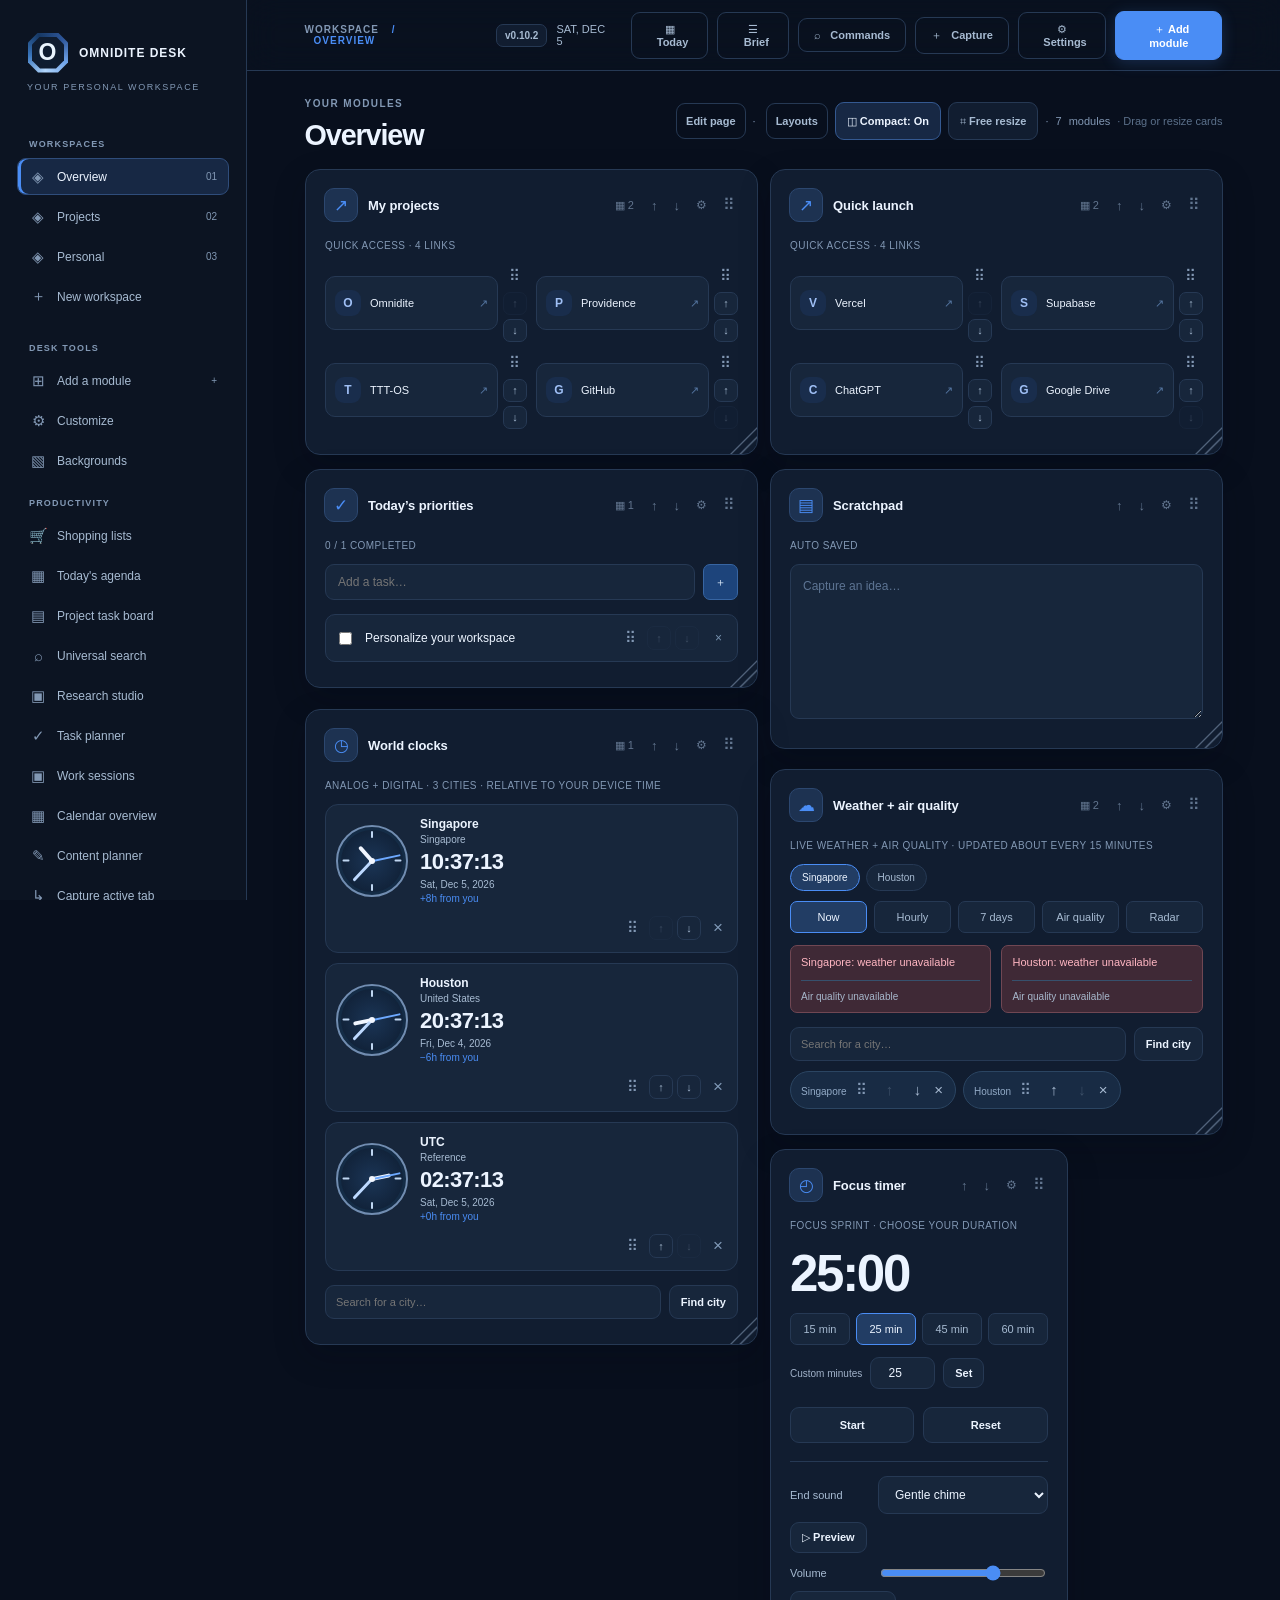
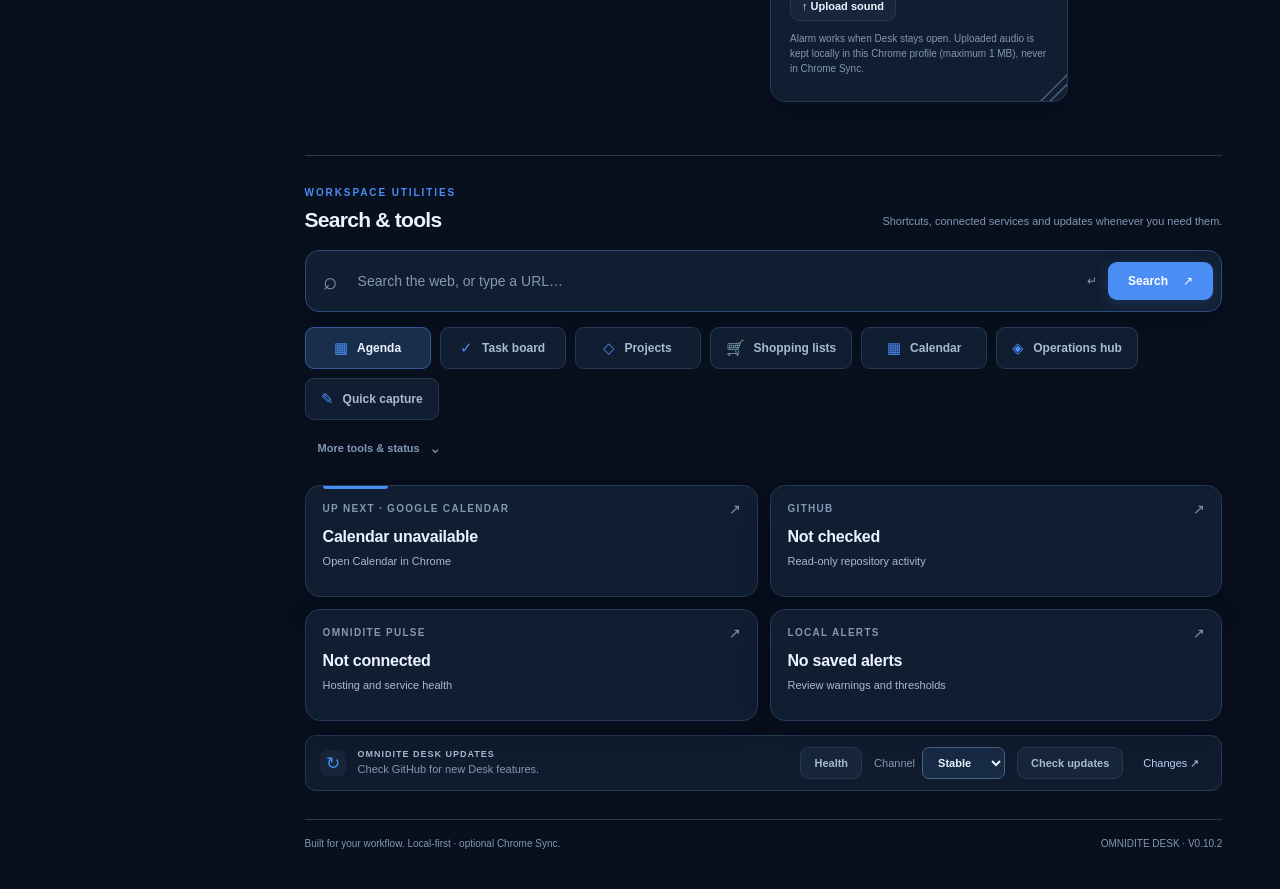
<file: index.html>
<!doctype html>
<html lang="en">
<head>
  <meta charset="utf-8">
  <meta name="viewport" content="width=device-width,initial-scale=1">
  <meta name="color-scheme" content="dark light">
  <title>Omnidite Desk</title>
  <link rel="stylesheet" href="styles.css">
  <link rel="stylesheet" href="desk-v03.css">
  <link rel="stylesheet" href="desk-v045.css">
  <link rel="stylesheet" href="desk-v055.css">
  <link rel="stylesheet" href="desk-v056.css">
  <link rel="stylesheet" href="desk-v057.css">
  <link rel="stylesheet" href="desk-v058.css">
  <link rel="stylesheet" href="desk-health.css">
  <link rel="stylesheet" href="desk-update-channels.css">
  <link rel="stylesheet" href="desk-v07.css">
  <link rel="stylesheet" href="desk-v08.css">
  <link rel="stylesheet" href="desk-v09.css">
  <link rel="stylesheet" href="desk-shopping.css">
</head>
<body>
  <div class="shell">
    <aside class="sidebar" aria-label="Workspace navigation">
      <div class="logo"><span class="logo-symbol">O</span><span class="logo-name">OMNIDITE<span> / DESK</span></span></div>
      <div class="sidebar-sub">YOUR PERSONAL WORKSPACE</div>
      <div class="nav-heading">WORKSPACES</div><div id="pageNav" class="page-nav"></div><button class="nav-link add-page" data-global="new-page"><span>＋</span> New workspace</button><div class="nav-heading modules-label">DESK TOOLS</div>
      <button class="nav-link" data-global="add"><span>⊞</span> Add a module <span class="nav-kbd">+</span></button>
      <button class="nav-link" data-global="customize"><span>⚙</span> Customize</button>
      <button class="nav-link" data-global="backgrounds"><span>▧</span> Backgrounds</button>
      <div class="nav-heading">PRODUCTIVITY</div>
      <button class="nav-link" data-shop="open"><span>🛒</span> Shopping lists</button>
      <button class="nav-link" data-v08="agenda"><span>▦</span> Today's agenda</button>
      <button class="nav-link" data-v08="tasks"><span>▤</span> Project task board</button>
      <button class="nav-link" data-v08="search"><span>⌕</span> Universal search</button>
      <button class="nav-link" data-v08="research"><span>▣</span> Research studio</button>
      <button class="nav-link" data-v04="tasks"><span>✓</span> Task planner</button>
      <button class="nav-link" data-v04="sessions"><span>▣</span> Work sessions</button>
      <button class="nav-link" data-v04="calendar"><span>▦</span> Calendar overview</button>
      <button class="nav-link" data-v04="content"><span>✎</span> Content planner</button>
      <button class="nav-link" data-v04="capture-tab"><span>↳</span> Capture active tab</button>
      <div class="nav-heading">OPERATIONS</div>
      <button class="nav-link" data-v09="overview"><span>▥</span> Unified monitoring</button>
      <button class="nav-link" data-v09="projects"><span>◇</span> Project command</button>
      <button class="nav-link" data-v09="alerts"><span>◉</span> Alert center</button>
      <button class="nav-link" data-v09="brief"><span>☰</span> Daily operations brief</button>
      <button class="nav-link" data-v05="overview"><span>▥</span> Systems overview</button>
      <button class="nav-link" data-v05="github"><span>⌘</span> GitHub activity</button>
      <button class="nav-link" data-v05="pulse"><span>◈</span> Omnidite Pulse</button>
      <button class="nav-link" data-v052="controls"><span>⏻</span> Pulse background controls</button>
      <div class="nav-heading">DESK COMMANDS</div>
      <button class="nav-link" data-v03="command"><span>⌕</span> Command bar <span class="nav-kbd">Ctrl K</span></button>
      <button class="nav-link" data-v03="projects"><span>◇</span> Projects hub</button>
      <button class="nav-link" data-v03="capture"><span>✎</span> Quick capture</button>
      <button class="nav-link" data-v03="research"><span>▤</span> Research library</button>
      <button class="nav-link" data-v03="layouts"><span>⊞</span> Layout studio</button>
      <div class="sidebar-bottom"><span class="live-dot"></span> LOCAL-FIRST · PRIVATE<br><span class="fineprint">No cloud account required</span></div>
    </aside>
    <main class="main">
      <header class="topbar">
        <div class="crumb">WORKSPACE <span>/</span> <span id="crumbPage">OVERVIEW</span></div>
        <div class="top-actions">
          <span class="desk-version-pill" title="Installed Omnidite Desk version">v0.10.2</span>
          <span id="localDate" class="top-date"></span>
          <button type="button" class="button ghost" data-v08="agenda" title="Today's schedule and deadlines">▦ <span>Today</span></button>
          <button type="button" class="button ghost" data-v09="brief" title="Cached operations briefing">☰ <span>Brief</span></button>
          <button type="button" class="button ghost desk-top-command" data-v03="command">⌕ <span>Commands</span></button>
          <button type="button" class="button ghost desk-top-capture" data-v03="capture">＋ <span>Capture</span></button>
          <button class="button ghost" data-global="customize" aria-label="Customize dashboard">⚙ <span>Settings</span></button>
          <button class="button primary" data-global="add"><span>＋</span> Add module</button>
        </div>
      </header>
      <div class="content">
        <div class="mobile-pages" id="mobilePages"></div>
        <div class="sectionhead"><div><span class="eyebrow">YOUR MODULES</span><h2 id="pageHeading">Dashboard</h2></div><p><button class="page-edit" data-global="edit-page">Edit page</button> · <button class="page-edit" data-v03="layouts">Layouts</button> <button id="deskLayoutMode" type="button" class="desk-layout-mode" data-global="toggle-layout" aria-pressed="true" title="Toggle compact widget stacking">◫ Compact: On</button> <button id="deskSnapMode" type="button" class="desk-snap-mode" data-global="toggle-snap" aria-pressed="false" title="Switch between free resize and fixed-cell widget footprints">⌗ Free resize</button> <button id="deskGridSettings" type="button" class="desk-grid-settings" data-global="grid-settings" hidden title="Customize grid columns and cell height">⚙ Grid</button> · <span id="moduleCount">0</span> modules <span class="muted">· Drag or resize cards</span></p></div>
        <div id="grid" class="modules" aria-live="polite"></div>
        <section id="deskWorkspaceTools" class="desk-secondary" aria-labelledby="deskToolsTitle">
          <div class="desk-secondary-head">
            <div><span class="eyebrow">WORKSPACE UTILITIES</span><h2 id="deskToolsTitle">Search &amp; tools</h2></div>
            <p>Shortcuts, connected services and updates whenever you need them.</p>
          </div>
        <form class="searchbar" id="searchForm" autocomplete="off">
          <span class="search-glyph">⌕</span>
          <input id="searchInput" type="search" aria-label="Search the web" placeholder="Search the web, or type a URL…">
          <span class="search-shortcut">↵</span>
          <button type="submit">Search <span>↗</span></button>
        </form>
        <nav class="desk-quick-actions desk-primary-actions" aria-label="Primary Desk shortcuts">
          <button type="button" class="smallbutton" data-v08="agenda"><span class="desk-action-glyph" aria-hidden="true">▦</span> Agenda</button>
          <button type="button" class="smallbutton" data-v08="tasks"><span class="desk-action-glyph" aria-hidden="true">✓</span> Task board</button>
          <button type="button" class="smallbutton" data-v03="projects"><span class="desk-action-glyph" aria-hidden="true">◇</span> Projects</button>
          <button type="button" class="smallbutton" data-shop="open"><span class="desk-action-glyph" aria-hidden="true">🛒</span> Shopping lists</button>
          <button type="button" class="smallbutton" data-v04="calendar"><span class="desk-action-glyph" aria-hidden="true">▦</span> Calendar</button>
          <button type="button" class="smallbutton" data-v09="overview"><span class="desk-action-glyph" aria-hidden="true">◈</span> Operations hub</button>
          <button type="button" class="smallbutton" data-v03="capture"><span class="desk-action-glyph" aria-hidden="true">✎</span> Quick capture</button>
        </nav>
        <details class="desk-tools-more">
          <summary>More tools &amp; status</summary>
          <div class="desk-quick-actions" aria-label="Additional Desk shortcuts">
            <button type="button" class="smallbutton" data-v03="command">⌕ Commands</button>
            <button type="button" class="smallbutton" data-v03="research">▤ Research</button>
            <button type="button" class="smallbutton" data-v03="layouts">⊞ Layouts</button>
            <button type="button" class="smallbutton" data-v04="search">⌕ Global search</button>
            <button type="button" class="smallbutton" data-v04="tasks">✓ Tasks</button>
            <button type="button" class="smallbutton" data-v04="sessions">▣ Sessions</button>
            <button type="button" class="smallbutton" data-v04="content">✎ Content</button>
            <button type="button" id="deskV052Status" class="desk-pulse-live" data-v052="controls">Pulse: checking…</button>
            <span id="deskV05Badge" class="desk-ops-badge" aria-live="polite">Systems: not live</span>
          </div>
        </details>
        <section class="desk-ops-strip" aria-label="At a glance">
          <button type="button" class="desk-ops-tile desk-ops-tile--calendar" data-v04="calendar"><span>UP NEXT · GOOGLE CALENDAR</span><strong id="deskNextMeeting">Checking calendar…</strong><small id="deskNextMeetingTime">Your upcoming appointment</small></button>
          <button type="button" class="desk-ops-tile" data-v05="github"><span>GITHUB</span><strong id="deskV05GitHub">Not checked</strong><small>Read-only repository activity</small></button>
          <button type="button" class="desk-ops-tile" data-v05="pulse"><span>OMNIDITE PULSE</span><strong id="deskV05Pulse">Not connected</strong><small>Hosting and service health</small></button>
          <button type="button" class="desk-ops-tile" data-v05="overview"><span>LOCAL ALERTS</span><strong id="deskV05Alerts">No saved alerts</strong><small>Review warnings and thresholds</small></button>
        </section>
        <section id="deskUpdateBar" class="desk-update-bar" aria-label="Software updates">
          <span class="update-indicator" aria-hidden="true">↻</span>
          <div class="update-description"><strong>OMNIDITE DESK UPDATES</strong><span id="deskUpdateStatus" role="status" aria-live="polite">Check GitHub for new Desk features.</span></div>
          <button id="deskHealthButton" type="button" class="smallbutton" title="Check local Desk health and recovery">Health</button>
          <label class="desk-channel-label" for="deskUpdateChannel">Channel <select id="deskUpdateChannel" aria-label="Desk update channel"><option value="stable">Stable</option><option value="beta">Beta</option></select></label>
          <button id="deskSwitchChannel" type="button" class="smallbutton" hidden>Switch channel</button>
          <button id="deskCheckButton" type="button" class="smallbutton">Check updates</button>
          <button id="deskInstallButton" type="button" class="button primary" hidden>Update now</button>
          <a id="deskReleaseNotes" class="desk-channel-release" href="https://github.com/BULLS192/Omnidite-Desk/commits/main/" target="_blank" rel="noopener noreferrer">Changes ↗</a>
        </section>
        <p id="deskUpdateHelp" class="update-help" hidden>One-time setup required: from your Omnidite-Desk folder run <strong>Setup-OneClickUpdates.bat</strong>, then reload this extension. If you have not received these files yet, run <strong>Update-Desk.bat</strong> once first.</p>

        </section>
        <div class="footer">Built for your workflow. Local-first · optional Chrome Sync. <span>OMNIDITE DESK · V0.10.2</span></div>
      </div>
    </main>
  </div>
  <dialog id="modal" aria-labelledby="modalTitle"><div id="modalInner"></div></dialog>
  <input id="importFile" type="file" accept="application/json,.json" hidden>
  <input id="deskCalendarFile" type="file" accept=".ics,text/calendar" hidden>
  <input id="deskPulseImport" type="file" accept=".json,application/json" hidden>
  <input id="wallpaperFile" type="file" accept="image/*" multiple hidden>
  <input id="wallpaperFolder" type="file" accept="image/*" webkitdirectory multiple hidden>
  <script src="air-quality.js" defer></script>
  <script src="desk-v07.js" defer></script>
  <script src="desk-v07-alerts.js" defer></script>
  <script src="desk-v07-snapshot.js" defer></script>
  <script src="app.js" defer></script>
  <script src="desk-v03.js" defer></script>
  <script src="desk-v04.js" defer></script>
  <script src="desk-v08.js" defer></script>
  <script src="desk-v05.js" defer></script>
  <script src="desk-v09.js" defer></script>
  <script src="desk-shopping.js" defer></script>
  <script src="desk-v052.js" defer></script>
  <script src="desk-google-calendar.js" defer></script>
  <script src="desk-focus-audio.js" defer></script>
  <script src="desk-v055.js" defer></script>
  <script src="desk-compact.js" defer></script>
  <script src="desk-grid.js" defer></script>
  <script src="desk-health.js" defer></script>
  <script src="desk-update-channels.js" defer></script>
</body>
</html>
</file>
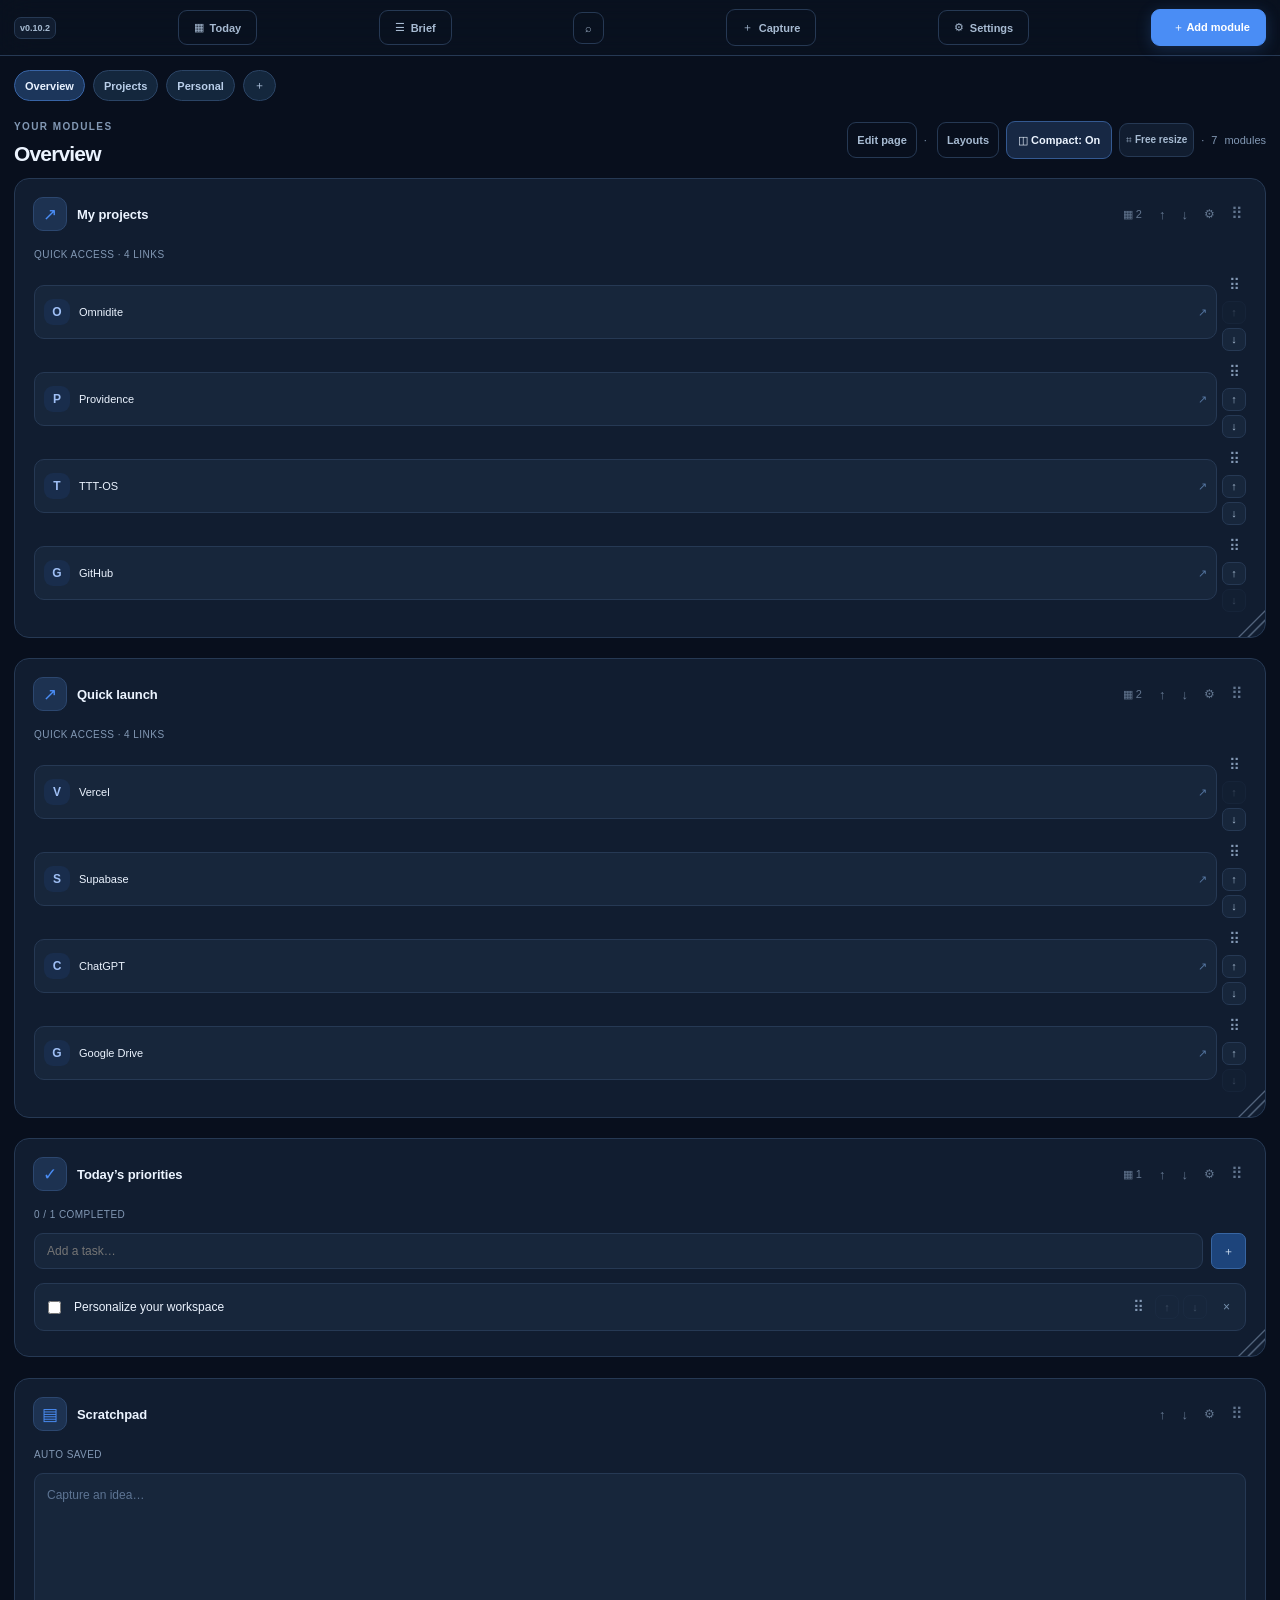
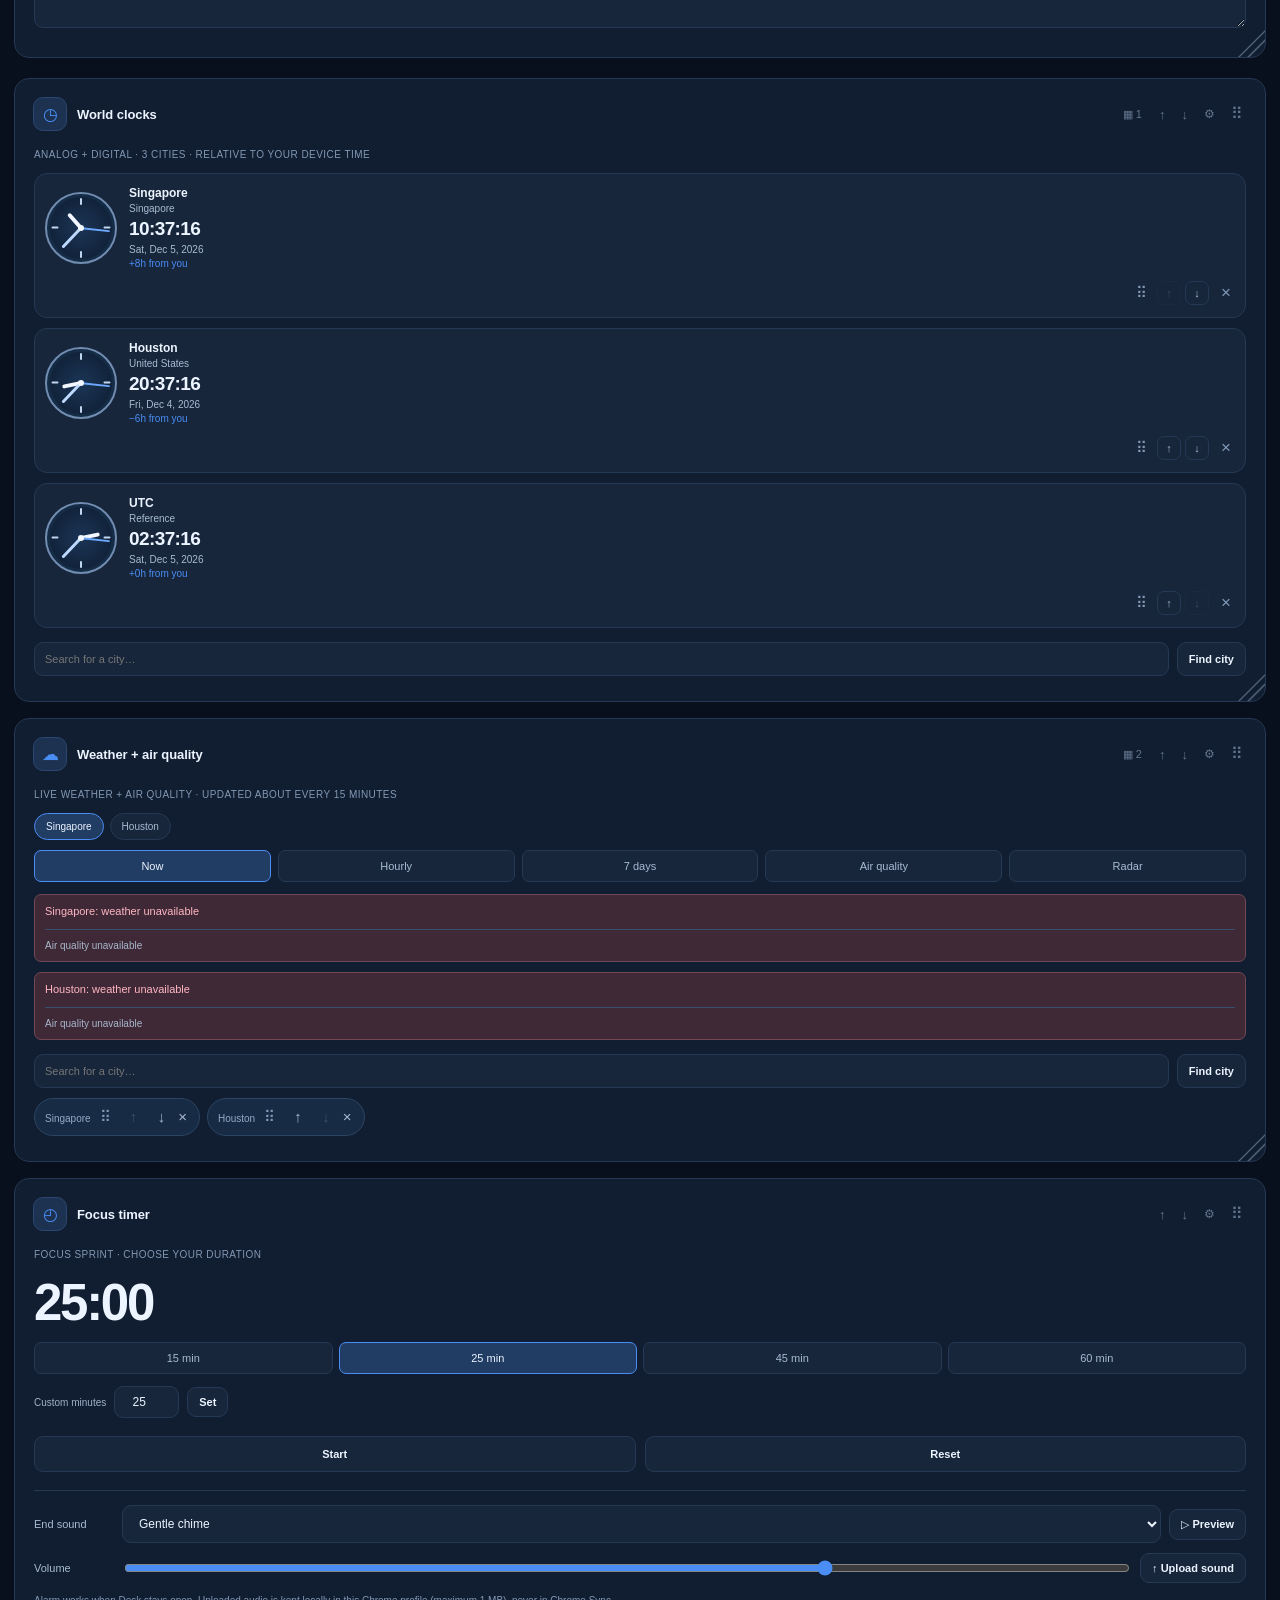
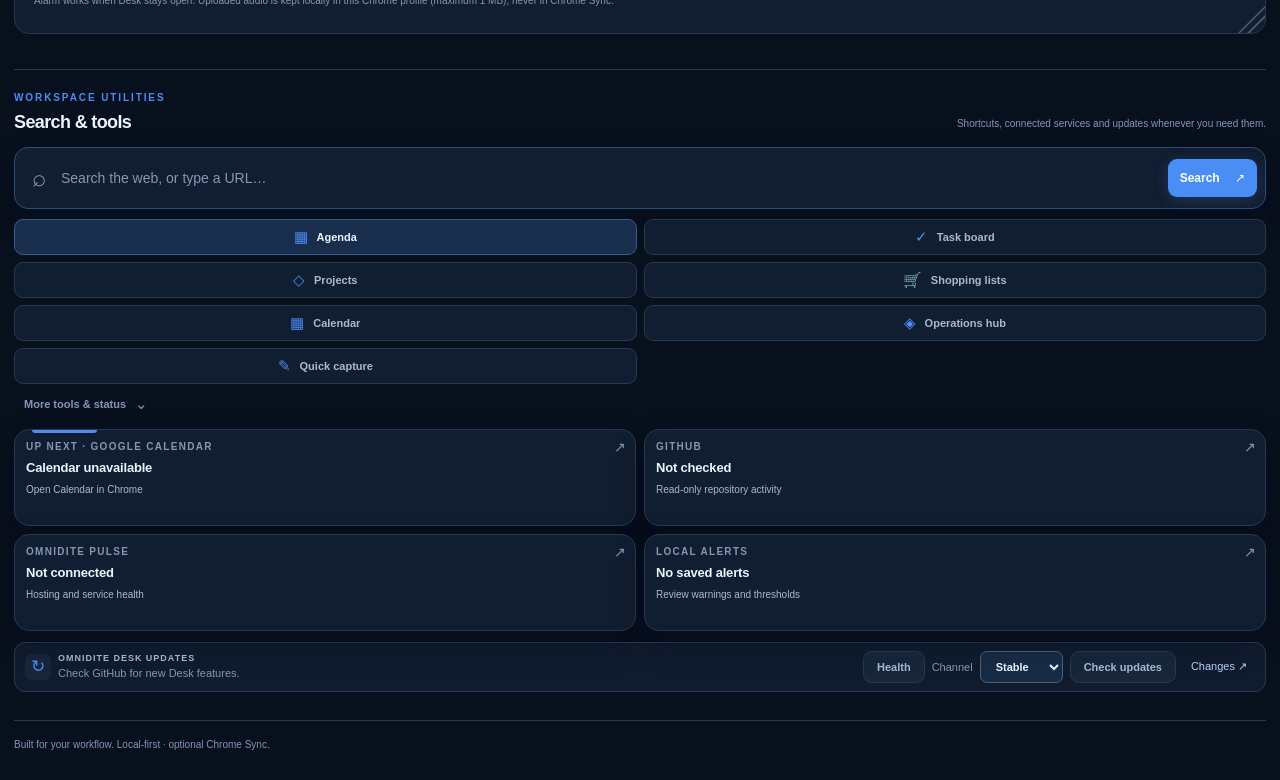
<file: sidepanel.html>
<!doctype html>
<html lang="en">
<head>
  <meta charset="utf-8">
  <meta name="viewport" content="width=device-width,initial-scale=1">
  <meta name="color-scheme" content="dark light">
  <title>Omnidite Desk</title>
  <link rel="stylesheet" href="styles.css">
  <link rel="stylesheet" href="desk-v03.css">
  <link rel="stylesheet" href="desk-v045.css">
  <link rel="stylesheet" href="desk-v055.css">
  <link rel="stylesheet" href="desk-v056.css">
  <link rel="stylesheet" href="desk-v057.css">
  <link rel="stylesheet" href="desk-v058.css">
  <link rel="stylesheet" href="desk-health.css">
  <link rel="stylesheet" href="desk-update-channels.css">
  <link rel="stylesheet" href="desk-v07.css">
  <link rel="stylesheet" href="desk-v08.css">
  <link rel="stylesheet" href="desk-v09.css">
  <link rel="stylesheet" href="desk-shopping.css">
</head>
<body class="side-mode">
  <div class="shell">
    <aside class="sidebar" aria-label="Workspace navigation">
      <div class="logo"><span class="logo-symbol">O</span><span class="logo-name">OMNIDITE<span> / DESK</span></span></div>
      <div class="sidebar-sub">YOUR PERSONAL WORKSPACE</div>
      <div class="nav-heading">WORKSPACES</div><div id="pageNav" class="page-nav"></div><button class="nav-link add-page" data-global="new-page"><span>＋</span> New workspace</button><div class="nav-heading modules-label">DESK TOOLS</div>
      <button class="nav-link" data-global="add"><span>⊞</span> Add a module <span class="nav-kbd">+</span></button>
      <button class="nav-link" data-global="customize"><span>⚙</span> Customize</button>
      <button class="nav-link" data-global="backgrounds"><span>▧</span> Backgrounds</button>
      <div class="nav-heading">PRODUCTIVITY</div>
      <button class="nav-link" data-shop="open"><span>🛒</span> Shopping lists</button>
      <button class="nav-link" data-v08="agenda"><span>▦</span> Today's agenda</button>
      <button class="nav-link" data-v08="tasks"><span>▤</span> Project task board</button>
      <button class="nav-link" data-v08="search"><span>⌕</span> Universal search</button>
      <button class="nav-link" data-v08="research"><span>▣</span> Research studio</button>
      <button class="nav-link" data-v04="tasks"><span>✓</span> Task planner</button>
      <button class="nav-link" data-v04="sessions"><span>▣</span> Work sessions</button>
      <button class="nav-link" data-v04="calendar"><span>▦</span> Calendar overview</button>
      <button class="nav-link" data-v04="content"><span>✎</span> Content planner</button>
      <button class="nav-link" data-v04="capture-tab"><span>↳</span> Capture active tab</button>
      <div class="nav-heading">OPERATIONS</div>
      <button class="nav-link" data-v09="overview"><span>▥</span> Unified monitoring</button>
      <button class="nav-link" data-v09="projects"><span>◇</span> Project command</button>
      <button class="nav-link" data-v09="alerts"><span>◉</span> Alert center</button>
      <button class="nav-link" data-v09="brief"><span>☰</span> Daily operations brief</button>
      <button class="nav-link" data-v05="overview"><span>▥</span> Systems overview</button>
      <button class="nav-link" data-v05="github"><span>⌘</span> GitHub activity</button>
      <button class="nav-link" data-v05="pulse"><span>◈</span> Omnidite Pulse</button>
      <button class="nav-link" data-v052="controls"><span>⏻</span> Pulse background controls</button>
      <div class="nav-heading">DESK COMMANDS</div>
      <button class="nav-link" data-v03="command"><span>⌕</span> Command bar <span class="nav-kbd">Ctrl K</span></button>
      <button class="nav-link" data-v03="projects"><span>◇</span> Projects hub</button>
      <button class="nav-link" data-v03="capture"><span>✎</span> Quick capture</button>
      <button class="nav-link" data-v03="research"><span>▤</span> Research library</button>
      <button class="nav-link" data-v03="layouts"><span>⊞</span> Layout studio</button>
      <div class="sidebar-bottom"><span class="live-dot"></span> LOCAL-FIRST · PRIVATE<br><span class="fineprint">No cloud account required</span></div>
    </aside>
    <main class="main">
      <header class="topbar">
        <div class="crumb">WORKSPACE <span>/</span> <span id="crumbPage">OVERVIEW</span></div>
        <div class="top-actions">
          <span class="desk-version-pill" title="Installed Omnidite Desk version">v0.10.2</span>
          <span id="localDate" class="top-date"></span>
          <button type="button" class="button ghost" data-v08="agenda" title="Today's schedule and deadlines">▦ <span>Today</span></button>
          <button type="button" class="button ghost" data-v09="brief" title="Cached operations briefing">☰ <span>Brief</span></button>
          <button type="button" class="button ghost desk-top-command" data-v03="command">⌕ <span>Commands</span></button>
          <button type="button" class="button ghost desk-top-capture" data-v03="capture">＋ <span>Capture</span></button>
          <button class="button ghost" data-global="customize" aria-label="Customize dashboard">⚙ <span>Settings</span></button>
          <button class="button primary" data-global="add"><span>＋</span> Add module</button>
        </div>
      </header>
      <div class="content">
        <div class="mobile-pages" id="mobilePages"></div>
        <div class="sectionhead"><div><span class="eyebrow">YOUR MODULES</span><h2 id="pageHeading">Dashboard</h2></div><p><button class="page-edit" data-global="edit-page">Edit page</button> · <button class="page-edit" data-v03="layouts">Layouts</button> <button id="deskLayoutMode" type="button" class="desk-layout-mode" data-global="toggle-layout" aria-pressed="true" title="Toggle compact widget stacking">◫ Compact: On</button> <button id="deskSnapMode" type="button" class="desk-snap-mode" data-global="toggle-snap" aria-pressed="false" title="Switch between free resize and fixed-cell widget footprints">⌗ Free resize</button> <button id="deskGridSettings" type="button" class="desk-grid-settings" data-global="grid-settings" hidden title="Customize grid columns and cell height">⚙ Grid</button> · <span id="moduleCount">0</span> modules <span class="muted">· Drag or resize cards</span></p></div>
        <div id="grid" class="modules" aria-live="polite"></div>
        <section id="deskWorkspaceTools" class="desk-secondary" aria-labelledby="deskToolsTitle">
          <div class="desk-secondary-head">
            <div><span class="eyebrow">WORKSPACE UTILITIES</span><h2 id="deskToolsTitle">Search &amp; tools</h2></div>
            <p>Shortcuts, connected services and updates whenever you need them.</p>
          </div>
        <form class="searchbar" id="searchForm" autocomplete="off">
          <span class="search-glyph">⌕</span>
          <input id="searchInput" type="search" aria-label="Search the web" placeholder="Search the web, or type a URL…">
          <span class="search-shortcut">↵</span>
          <button type="submit">Search <span>↗</span></button>
        </form>
        <nav class="desk-quick-actions desk-primary-actions" aria-label="Primary Desk shortcuts">
          <button type="button" class="smallbutton" data-v08="agenda"><span class="desk-action-glyph" aria-hidden="true">▦</span> Agenda</button>
          <button type="button" class="smallbutton" data-v08="tasks"><span class="desk-action-glyph" aria-hidden="true">✓</span> Task board</button>
          <button type="button" class="smallbutton" data-v03="projects"><span class="desk-action-glyph" aria-hidden="true">◇</span> Projects</button>
          <button type="button" class="smallbutton" data-shop="open"><span class="desk-action-glyph" aria-hidden="true">🛒</span> Shopping lists</button>
          <button type="button" class="smallbutton" data-v04="calendar"><span class="desk-action-glyph" aria-hidden="true">▦</span> Calendar</button>
          <button type="button" class="smallbutton" data-v09="overview"><span class="desk-action-glyph" aria-hidden="true">◈</span> Operations hub</button>
          <button type="button" class="smallbutton" data-v03="capture"><span class="desk-action-glyph" aria-hidden="true">✎</span> Quick capture</button>
        </nav>
        <details class="desk-tools-more">
          <summary>More tools &amp; status</summary>
          <div class="desk-quick-actions" aria-label="Additional Desk shortcuts">
            <button type="button" class="smallbutton" data-v03="command">⌕ Commands</button>
            <button type="button" class="smallbutton" data-v03="research">▤ Research</button>
            <button type="button" class="smallbutton" data-v03="layouts">⊞ Layouts</button>
            <button type="button" class="smallbutton" data-v04="search">⌕ Global search</button>
            <button type="button" class="smallbutton" data-v04="tasks">✓ Tasks</button>
            <button type="button" class="smallbutton" data-v04="sessions">▣ Sessions</button>
            <button type="button" class="smallbutton" data-v04="content">✎ Content</button>
            <button type="button" id="deskV052Status" class="desk-pulse-live" data-v052="controls">Pulse: checking…</button>
            <span id="deskV05Badge" class="desk-ops-badge" aria-live="polite">Systems: not live</span>
          </div>
        </details>
        <section class="desk-ops-strip" aria-label="At a glance">
          <button type="button" class="desk-ops-tile desk-ops-tile--calendar" data-v04="calendar"><span>UP NEXT · GOOGLE CALENDAR</span><strong id="deskNextMeeting">Checking calendar…</strong><small id="deskNextMeetingTime">Your upcoming appointment</small></button>
          <button type="button" class="desk-ops-tile" data-v05="github"><span>GITHUB</span><strong id="deskV05GitHub">Not checked</strong><small>Read-only repository activity</small></button>
          <button type="button" class="desk-ops-tile" data-v05="pulse"><span>OMNIDITE PULSE</span><strong id="deskV05Pulse">Not connected</strong><small>Hosting and service health</small></button>
          <button type="button" class="desk-ops-tile" data-v05="overview"><span>LOCAL ALERTS</span><strong id="deskV05Alerts">No saved alerts</strong><small>Review warnings and thresholds</small></button>
        </section>
        <section id="deskUpdateBar" class="desk-update-bar" aria-label="Software updates">
          <span class="update-indicator" aria-hidden="true">↻</span>
          <div class="update-description"><strong>OMNIDITE DESK UPDATES</strong><span id="deskUpdateStatus" role="status" aria-live="polite">Check GitHub for new Desk features.</span></div>
          <button id="deskHealthButton" type="button" class="smallbutton" title="Check local Desk health and recovery">Health</button>
          <label class="desk-channel-label" for="deskUpdateChannel">Channel <select id="deskUpdateChannel" aria-label="Desk update channel"><option value="stable">Stable</option><option value="beta">Beta</option></select></label>
          <button id="deskSwitchChannel" type="button" class="smallbutton" hidden>Switch channel</button>
          <button id="deskCheckButton" type="button" class="smallbutton">Check updates</button>
          <button id="deskInstallButton" type="button" class="button primary" hidden>Update now</button>
          <a id="deskReleaseNotes" class="desk-channel-release" href="https://github.com/BULLS192/Omnidite-Desk/commits/main/" target="_blank" rel="noopener noreferrer">Changes ↗</a>
        </section>
        <p id="deskUpdateHelp" class="update-help" hidden>One-time setup required: from your Omnidite-Desk folder run <strong>Setup-OneClickUpdates.bat</strong>, then reload this extension. If you have not received these files yet, run <strong>Update-Desk.bat</strong> once first.</p>

        </section>
        <div class="footer">Built for your workflow. Local-first · optional Chrome Sync. <span>OMNIDITE DESK · V0.10.2</span></div>
      </div>
    </main>
  </div>
  <dialog id="modal" aria-labelledby="modalTitle"><div id="modalInner"></div></dialog>
  <input id="importFile" type="file" accept="application/json,.json" hidden>
  <input id="deskCalendarFile" type="file" accept=".ics,text/calendar" hidden>
  <input id="deskPulseImport" type="file" accept=".json,application/json" hidden>
  <input id="wallpaperFile" type="file" accept="image/*" multiple hidden>
  <input id="wallpaperFolder" type="file" accept="image/*" webkitdirectory multiple hidden>
  <script src="air-quality.js" defer></script>
  <script src="desk-v07.js" defer></script>
  <script src="desk-v07-alerts.js" defer></script>
  <script src="desk-v07-snapshot.js" defer></script>
  <script src="app.js" defer></script>
  <script src="desk-v03.js" defer></script>
  <script src="desk-v04.js" defer></script>
  <script src="desk-v08.js" defer></script>
  <script src="desk-v05.js" defer></script>
  <script src="desk-v09.js" defer></script>
  <script src="desk-shopping.js" defer></script>
  <script src="desk-v052.js" defer></script>
  <script src="desk-google-calendar.js" defer></script>
  <script src="desk-focus-audio.js" defer></script>
  <script src="desk-v055.js" defer></script>
  <script src="desk-compact.js" defer></script>
  <script src="desk-grid.js" defer></script>
  <script src="desk-health.js" defer></script>
  <script src="desk-update-channels.js" defer></script>
</body>
</html>
</file>
<file: styles.css>
:root{font-family:Inter,ui-sans-serif,-apple-system,BlinkMacSystemFont,"Segoe UI",sans-serif;color:#e8eefb;background:#090e19;font-synthesis:none;--bg:#090e19;--side:#090f1b;--panel:#111a29;--line:#263347;--muted:#8799b1;--light:#e8eefb;--blue:#5b9cff;--blue2:#3268cd}
*{box-sizing:border-box}html,body{margin:0;min-height:100%;}body{background:radial-gradient(ellipse 650px 450px at 77% 0%,#132c48 0%,transparent 80%),var(--bg)}button,input,textarea,select{font:inherit}button{cursor:pointer}button:focus-visible,input:focus-visible,textarea:focus-visible,select:focus-visible,a:focus-visible{outline:2px solid #8fbfff;outline-offset:2px}.shell{display:flex;min-height:100vh}.sidebar{width:230px;flex:0 0 230px;border-right:1px solid #1d2a40;background:linear-gradient(180deg,#0d1727,#0a101b);padding:27px 17px;display:flex;flex-direction:column;gap:5px;position:sticky;top:0;height:100vh}.logo{display:flex;align-items:center;gap:11px;padding:1px 8px;font-size:12px;font-weight:800;letter-spacing:.8px}.logo-name span{font-weight:550;color:#7997c0}.logo-symbol{height:36px;width:36px;display:inline-flex;align-items:center;justify-content:center;color:#bfd8ff;font-size:24px;font-weight:800;border:5px solid #4074bf;clip-path:polygon(24% 0,76% 0,100% 24%,100% 76%,76% 100%,24% 100%,0 76%,0 24%);background:#0d1829}.sidebar-sub{margin:14px 8px 40px;font-size:9px;letter-spacing:1.7px;color:#6986a9}.nav-heading{color:#71849d;letter-spacing:1.8px;font-weight:800;font-size:9px;padding:0 12px;margin-bottom:11px}.nav-link{background:transparent;color:#a6b5cc;border:1px solid transparent;text-align:left;border-radius:10px;padding:13px 12px;display:flex;align-items:center;gap:12px;font-size:12px;width:100%;transition:.15s}.nav-link>span:first-child{font-size:17px;color:#7fa8e7}.nav-link:hover,.nav-link.selected{background:#17253b;color:#eef5ff;border-color:#263951}.nav-kbd{margin-left:auto;color:#6280a8;font-size:10px}.sidebar-bottom{margin-top:auto;font-size:10px;color:#a5c0df;line-height:2;padding-left:13px;letter-spacing:.6px}.fineprint{color:#536985;letter-spacing:0}.live-dot{display:inline-block;height:6px;width:6px;background:#59dca8;border-radius:50%;margin-right:7px;box-shadow:0 0 14px #59dca8aa}.main{flex:1;min-width:0}.topbar{height:70px;border-bottom:1px solid #1c2b40;display:flex;align-items:center;justify-content:space-between;padding:0 5.6%;gap:15px}.crumb{font-size:10px;color:#7b92af;letter-spacing:1.5px;font-weight:800}.crumb span{color:#3e5370;margin:0 11px}.top-actions{display:flex;align-items:center;gap:11px}.top-date{font-size:11px;color:#8197b2;margin-right:13px}.button{border:1px solid #283c58;border-radius:9px;background:#132038;color:#c5d5ed;padding:10px 15px;font-size:11px;font-weight:700;transition:.2s}.button:hover{filter:brightness(1.2)}.button.primary{background:#2865cf;color:#fff;border-color:#3777e8}.button.ghost{background:transparent}.button span{margin-left:6px}.content{max-width:1470px;margin:auto;padding:47px 6% 30px}.eyebrow{color:#69a2e4;font-size:10px;letter-spacing:1.9px;font-weight:850}.hero-row{display:flex;justify-content:space-between;align-items:center;position:relative;min-height:147px}.hero-row h1{font-size:clamp(26px,3.3vw,42px);font-weight:680;letter-spacing:-1.5px;line-height:1.17;margin:16px 0 12px}.highlight{color:#5a96ed}.lede{color:#97a9c3;font-size:13px;margin:0 0 25px}.hero-decoration{width:180px;height:135px;position:relative;overflow:hidden;margin-right:15px;opacity:.78}.orb{display:block;border:1px solid #24558f;transform:rotate(-34deg);border-radius:50%;position:absolute;box-shadow:0 0 25px #153b6d38}.orb-one{width:130px;height:90px;right:23px;top:23px}.orb-two{width:210px;height:70px;right:-28px;top:35px;transform:rotate(47deg)}.searchbar{height:58px;border:1px solid #354d6c;background:#15243aee;border-radius:11px;display:flex;align-items:center;padding:6px;gap:12px;box-shadow:0 8px 32px #0002}.search-glyph{color:#8caacf;font-size:29px;padding:0 10px}.searchbar input{width:100%;flex:1;min-width:0;background:transparent;border:0;color:#fff;outline:none;font-size:13px}.searchbar input::placeholder{color:#7990aa}.search-shortcut{font-size:12px;color:#667f9e}.searchbar button{background:#2b65c6;color:white;border:0;border-radius:7px;padding:12px 19px;font-size:11px;font-weight:700}.searchbar button span{margin-left:12px}.sectionhead{display:flex;justify-content:space-between;align-items:end;margin:42px 0 21px;gap:14px}.sectionhead h2{font-size:22px;font-weight:650;letter-spacing:-.4px;margin:9px 0 0}.sectionhead p{font-size:11px;color:#8094ae;margin:0 0 3px}.muted{color:#5b708a}.modules{display:grid;grid-template-columns:repeat(12,minmax(0,1fr));gap:16px;align-items:stretch}.module{grid-column:span 4;background:linear-gradient(148deg,#162337,#101a2b);border:1px solid #24364e;border-radius:13px;min-height:220px;overflow:hidden;display:flex;flex-direction:column;box-shadow:0 15px 27px #00000010;transition:border-color .15s,transform .15s}.module:hover{border-color:#36577f}.module.dragging{opacity:.4}.module.drop-target{outline:2px dashed #75aaff;outline-offset:3px}.module.wide{grid-column:span 6}.module.full{grid-column:span 12}.module-header{display:flex;gap:10px;align-items:center;padding:17px 18px 12px}.module-icon{display:inline-flex;align-items:center;justify-content:center;color:#7dacfa;font-size:17px;background:#1e3554;border-radius:7px;height:31px;min-width:31px}.module-title{font-weight:720;font-size:12px;letter-spacing:.15px;overflow:hidden;text-overflow:ellipsis;white-space:nowrap}.module-tools{margin-left:auto;display:flex;gap:4px}.tiny{border:0;border-radius:5px;background:transparent;color:#6c8aab;padding:5px 6px;font-size:12px;line-height:1}.tiny:hover{color:white;background:#2b4160}.draghandle{cursor:grab;font-size:16px;letter-spacing:-2px}.module-body{flex:1;padding:1px 19px 19px;min-width:0}.module-sub{font-size:10px;color:#8197b3;margin:3px 0 13px}.linkgrid{display:grid;grid-template-columns:repeat(2,minmax(0,1fr));gap:9px}.launch{background:#1a2a40;border:1px solid #2a3c55;border-radius:8px;display:flex;align-items:center;gap:9px;min-width:0;padding:10px 11px;text-decoration:none;color:#d2dfef;font-size:11px;overflow:hidden}.launch:hover{background:#264163;border-color:#3f6fb1}.launch-icon{width:26px;height:26px;display:grid;place-items:center;background:#273d5a;color:#9fbff5;border-radius:7px;flex-shrink:0;font-size:12px;font-weight:800}.launch-name{white-space:nowrap;overflow:hidden;text-overflow:ellipsis}.launch-arrow{margin-left:auto;color:#5475a1}.task-input-row{display:flex;gap:8px;margin-bottom:14px}.field,.task-input-row input,.modal-input{width:100%;border-radius:8px;border:1px solid #2e4462;background:#0f1b2d;color:#e8efff;padding:10px 12px;font-size:12px;outline:0}.task-input-row button,.smallbutton{border:1px solid #3765a2;background:#1d447b;color:#dceafa;padding:8px 11px;border-radius:7px;font-size:11px}.taskrow{display:flex;align-items:center;gap:10px;color:#d3def0;font-size:12px;margin:11px 0}.taskrow input{accent-color:#467fda}.taskrow.done .tasktext{text-decoration:line-through;color:#6d819d}.tasktext{flex:1;overflow-wrap:anywhere}.delete-task{border:0;background:transparent;color:#7691ae;cursor:pointer}.delete-task:hover{color:#ff9292}.subline{font-size:10px;color:#8194ad;margin:12px 0}.notebox{width:100%;height:155px;resize:vertical;background:#0d1727;border:1px solid #273e59;color:#dce8fb;border-radius:9px;padding:12px;font-size:12px;line-height:1.6}.notebox::placeholder{color:#5d7493}.worldclocks{display:grid;gap:13px;margin-top:7px}.clockrow{display:flex;align-items:center;justify-content:space-between;gap:8px;border-bottom:1px solid #21344a;padding:3px 0 12px}.clockrow:last-child{border:0}.clock-label{font-size:11px;color:#819bbd}.clock-time{font-size:19px;font-weight:750;font-variant-numeric:tabular-nums;letter-spacing:-.4px}.focus-display{font-size:51px;letter-spacing:-2.4px;font-weight:650;font-variant-numeric:tabular-nums;margin:2px 0 2px}.focus-controls{display:flex;gap:9px;margin:18px 0}.focus-controls button{flex:1;padding:11px 10px}.focus-hint{color:#7085a1;font-size:10px}.empty-note{font-size:11px;color:#8197b2;padding:10px 0}.footer{display:flex;justify-content:space-between;color:#536a85;font-size:10px;border-top:1px solid #213148;margin-top:42px;padding-top:18px;gap:8px}.footer span{color:#395d83}dialog{background:#111c2e;color:#e7eefc;border:1px solid #36506e;border-radius:16px;box-shadow:0 25px 100px #000c;max-width:560px;width:calc(100vw - 28px);padding:0;max-height:85vh;overflow:auto}dialog::backdrop{background:#020814cd;backdrop-filter:blur(3px)}.modal-pad{padding:26px}.modal-top{display:flex;align-items:start;justify-content:space-between;gap:15px}.modal-top h2{font-size:20px;margin:6px 0 8px}.modal-top p{font-size:12px;color:#98aac2;line-height:1.5;margin:0}.modal-close{background:#263a56;border:0;border-radius:8px;padding:8px 11px;color:#fff}.modal-grid{display:grid;grid-template-columns:1fr 1fr;gap:12px;margin-top:24px}.module-option{background:#182a44;border:1px solid #2f4b70;border-radius:11px;text-align:left;color:white;padding:18px;min-height:112px}.module-option:hover{background:#21406a;border-color:#5e90d4}.module-option strong{display:block;font-size:13px;margin:13px 0 5px}.module-option small{color:#93adcd;font-size:11px;line-height:1.5}.label{display:block;color:#9aacc6;font-size:11px;margin:18px 0 6px}.modal-actions{display:flex;gap:10px;align-items:center;margin-top:23px;flex-wrap:wrap}.danger{color:#ffabb3;border-color:#844452}.editlink{display:grid;grid-template-columns:1fr 1.5fr 30px;gap:8px;margin:9px 0}.editlink input{min-width:0}.editlink button{background:#3b2935;border:0;border-radius:7px;color:#f6bec4}.helper{color:#7892af;font-size:10px;line-height:1.6}.settings-row{display:flex;gap:12px;align-items:end}.settings-row>*{flex:1}.empty-grid{grid-column:span 12;padding:44px 22px;text-align:center;background:#142236;border:1px dashed #33516e;border-radius:12px}.empty-grid p{color:#99acc3}.pill{font-size:10px;background:#20395c;color:#83b3f8;border-radius:4px;padding:3px 6px;margin-left:6px}
@media(max-width:1250px){.module{grid-column:span 6}.module.wide{grid-column:span 6}.module.full{grid-column:span 12}.content{padding-left:5%;padding-right:5%}}@media(max-width:850px){.sidebar{display:none}.topbar{padding:0 5%}.top-date{display:none}.hero-decoration{display:none}}@media(max-width:650px){.content{padding:31px 18px}.module,.module.wide,.module.full{grid-column:span 12}.topbar{height:62px;padding:0 18px}.button.ghost{display:none}.sectionhead p .muted{display:none}.searchbar{gap:5px}.searchbar button{padding:12px}.search-shortcut{display:none}.hero-row h1{font-size:29px}.footer span{display:none}.sectionhead{align-items:center}.sectionhead h2{font-size:20px}}body.side-mode .sidebar,body.side-mode .hero-decoration,body.side-mode .top-date,body.side-mode .crumb,body.side-mode .search-shortcut,body.side-mode .sectionhead p .muted{display:none}body.side-mode .topbar{padding:0 14px;height:58px;justify-content:flex-end}body.side-mode .top-actions{width:100%;justify-content:space-between}body.side-mode .content{padding:27px 14px}body.side-mode .hero-row h1{font-size:23px;letter-spacing:-.5px}body.side-mode .lede{font-size:11px}body.side-mode .sectionhead{margin-top:28px}body.side-mode .module,body.side-mode .module.wide,body.side-mode .module.full{grid-column:span 12}body.side-mode .searchbar button{padding:12px}body.side-mode .searchbar{gap:5px}body.side-mode .footer span{display:none}body.side-mode .modal-grid{grid-template-columns:1fr}

body.side-mode .topbar .button.ghost{display:inline-flex;align-items:center}
body.side-mode .topbar .top-actions{gap:8px}
/* v0.2 — workspace navigation, snapped free resize, multi-theme styling */
:root{--accent:#4a8df5}
.nav-heading.modules-label{margin-top:30px}.page-nav{display:grid;gap:3px}.nav-link.page-link{width:100%;text-align:left;white-space:nowrap;overflow:hidden;text-overflow:ellipsis}.nav-link.page-link .nav-kbd{margin-left:auto}
.page-link.selected,.page-pill.selected{color:#e9f2ff;background:color-mix(in srgb,var(--accent) 17%,#13243b);border-color:color-mix(in srgb,var(--accent) 50%,#253a56)}
.mobile-pages{display:none;gap:8px;flex-wrap:wrap;margin-bottom:15px}.page-pill{border:1px solid #2b4465;background:#14273d;border-radius:50px;padding:8px 14px;color:#b9cee9;font-weight:700;font-size:11px}.page-edit{margin-left:12px;vertical-align:middle;font-size:10px;border:1px solid #335070;color:#9fb8dd;border-radius:6px;padding:5px 8px;background:#1b2e49}
.module{grid-column:span var(--span,4);position:relative;min-height:220px;transition:border-color .15s,box-shadow .15s}.module .module-body{padding-bottom:25px}.size-grip{position:absolute;bottom:0;right:0;width:28px;height:28px;cursor:nwse-resize;touch-action:none;background:linear-gradient(135deg,transparent 58%,#6689af 59% 62%,transparent 63% 73%,#6689af 74% 77%,transparent 78%);opacity:.67}.size-grip:hover{opacity:1}.resizing,.resizing *{user-select:none!important;cursor:nwse-resize!important}.module.drop-target{outline:2px solid var(--accent);outline-offset:2px}.module.dragging{opacity:.35}.draghandle{user-select:none;touch-action:none}.module .module-header{user-select:none}
.button.primary,.searchbar button{background:var(--accent);border-color:var(--accent);color:#fff}.highlight,.eyebrow{color:var(--accent)}.module-icon{color:var(--accent)}.live-dot{background:var(--accent);box-shadow:0 0 10px color-mix(in srgb,var(--accent) 50%,transparent)}
.agenda-form{display:grid;gap:8px;grid-template-columns:1fr 1fr;margin-bottom:12px}.agenda-form button{grid-column:span 2}.agenda-event{display:flex;gap:9px;align-items:center;border-bottom:1px solid #293c57;padding:11px 0;font-size:11px}.agenda-event strong{flex:1;font-weight:550;min-width:0;overflow-wrap:anywhere}.agenda-event span{color:#89abd2;font-size:10px}.count-number{font-size:clamp(32px,4vw,55px);font-weight:750;letter-spacing:-1.5px;color:var(--accent);margin:18px 0 10px}.metric-unit{font-size:13px;letter-spacing:0;font-weight:400;color:#93abc8}.quote-text{font-size:20px;font-weight:600;line-height:1.55;letter-spacing:-.5px;margin:18px 0}.sync-label{display:flex;align-items:center;gap:10px;margin-top:15px;font-size:13px;font-weight:700}.sync-label input{accent-color:var(--accent);width:17px;height:17px}.settings-divider{border:0;border-top:1px solid #29405d;margin:25px 0 17px}.color-picker{display:block;width:100%;height:40px;background:#0e1b2d;border:1px solid #375070;border-radius:7px;cursor:pointer}.helper.error{color:#ff929c}button:disabled{opacity:.42;cursor:not-allowed}
/* Slate mode */
:root[data-theme="slate"] body{background:#18202a;color:#e0e8f3}:root[data-theme="slate"] .sidebar{background:#121923}:root[data-theme="slate"] .module{background:linear-gradient(135deg,#273240,#202a37);border-color:#3b4b5e}:root[data-theme="slate"] .main,:root[data-theme="slate"] .content{background:#18202a}:root[data-theme="slate"] .topbar{border-color:#354456}:root[data-theme="slate"] .searchbar{background:#273344}
/* Light mode, high contrast */
:root[data-theme="light"] body,:root[data-theme="light"] .main,:root[data-theme="light"] .content{background:#f2f5fa;color:#16273c}
:root[data-theme="light"] .sidebar{background:#e2eaf4;border-color:#d0dcea;color:#243b55}:root[data-theme="light"] .nav-link{color:#516983}:root[data-theme="light"] .nav-link.selected{color:#173f75}:root[data-theme="light"] .sidebar-sub,:root[data-theme="light"] .nav-heading,:root[data-theme="light"] .nav-kbd{color:#5d7692}
:root[data-theme="light"] .topbar,:root[data-theme="light"] .footer{border-color:#d4e0ed}:root[data-theme="light"] .crumb,:root[data-theme="light"] .sectionhead p,:root[data-theme="light"] .lede,:root[data-theme="light"] .module-sub,:root[data-theme="light"] .empty-note,:root[data-theme="light"] .focus-hint,:root[data-theme="light"] .helper{color:#526782}
:root[data-theme="light"] .module{background:#fff;border-color:#d3dfec;box-shadow:0 7px 20px #1c426a0c}:root[data-theme="light"] .module-title,:root[data-theme="light"] .clock-time{color:#1a2b43}:root[data-theme="light"] .module-icon{background:#e5edf9}
:root[data-theme="light"] .searchbar,:root[data-theme="light"] .launch,:root[data-theme="light"] .task-input-row input,:root[data-theme="light"] .modal-input,:root[data-theme="light"] .notebox{background:#fff;border-color:#c8d8e9;color:#16273c}
:root[data-theme="light"] .launch-name,:root[data-theme="light"] .tasktext,:root[data-theme="light"] .quote-text{color:#243950}:root[data-theme="light"] .launch-icon{background:#e6eef8;color:#3563a0}:root[data-theme="light"] .clockrow,:root[data-theme="light"] .agenda-event{border-color:#dce5ee}
:root[data-theme="light"] dialog{background:#fff;border-color:#cbd9e7;color:#152943}:root[data-theme="light"] .modal-top p,:root[data-theme="light"] .label{color:#4a627d}:root[data-theme="light"] .module-option{background:#f3f7fd;border-color:#cfdded;color:#182b44}:root[data-theme="light"] .module-option:hover{background:#e8f1ff}:root[data-theme="light"] .module-option small{color:#54718f}:root[data-theme="light"] .page-pill{background:#e5edf6;color:#234366;border-color:#c4d4e5}:root[data-theme="light"] .page-pill.selected{background:#d5e8ff}
:root[data-theme="light"] .button.ghost,:root[data-theme="light"] .smallbutton{background:#e4eefb;border-color:#c0d4ef;color:#254771}:root[data-theme="light"] .tiny{color:#54708f}:root[data-theme="light"] .settings-divider{border-color:#d2ddeb}
@media(max-width:1250px){.module{grid-column:span min(var(--span,4),6)}}
@media(max-width:850px){.mobile-pages{display:flex}}
@media(max-width:650px){.module{grid-column:span 12}.agenda-form{grid-template-columns:1fr}.agenda-form button{grid-column:span 1}}
body.side-mode .module{grid-column:span 12}body.side-mode .mobile-pages{display:flex}body.side-mode .page-pill{padding:7px 10px}

:root[data-theme="light"] .nav-link.page-link.selected{background:#d6e8ff;color:#173d6e;border:1px solid #b8d4f6}:root[data-theme="light"] .nav-link{color:#36516e}:root[data-theme="light"] .nav-link.add-page{color:#325e91}:root[data-theme="light"] .sidebar-bottom{color:#385574}:root[data-theme="light"] .topbar .button.ghost{color:#2e5178}
/* v0.2.1 — integrated local updater */
.desk-update-bar{display:flex;align-items:center;flex-wrap:wrap;gap:12px;padding:13px 16px;margin:0 0 19px;background:color-mix(in srgb,var(--accent) 7%,#101e31);border:1px solid color-mix(in srgb,var(--accent) 22%,#283d55);border-radius:12px}
.update-indicator{display:grid;place-items:center;width:30px;height:30px;flex-shrink:0;border-radius:8px;background:color-mix(in srgb,var(--accent) 16%,#182b43);color:var(--accent);font-size:20px}
.update-description{display:flex;flex-direction:column;gap:3px;flex:1;min-width:150px}
.update-description strong{font-size:10px;letter-spacing:1.1px;color:var(--accent)}
.update-description span{font-size:11px;color:#99b1cc;line-height:1.35}
.desk-update-bar .smallbutton,.desk-update-bar .button{white-space:nowrap;margin:0;padding:9px 13px;font-size:11px}
.update-help{font-size:11px;line-height:1.7;color:#bacce4;background:#17283c;border:1px solid #3e5067;border-radius:9px;padding:12px 15px;margin:-10px 0 20px}
[hidden]{display:none!important}
:root[data-theme="light"] .desk-update-bar{background:#fff;border-color:#d0deed}
:root[data-theme="light"] .update-description span{color:#526782}
:root[data-theme="light"] .update-help{background:#f3f7fc;color:#27415d;border-color:#cfddec}
body.side-mode .desk-update-bar{gap:7px;padding:10px;margin-bottom:18px}
body.side-mode .update-description{min-width:140px}
@media(max-width:650px){.desk-update-bar{gap:8px}.desk-update-bar .smallbutton,.desk-update-bar .button{padding:8px 10px}}


/* Desk v0.2.2 — rich clocks, geocoded weather, flexible focus, native favicons and wallpapers */
.launch-icon{position:relative;overflow:hidden;isolation:isolate}.launch-icon .site-favicon{display:block;position:absolute;inset:3px;width:20px;height:20px;object-fit:contain;background:#273d5a;z-index:1;border-radius:3px}.launch-initial{position:relative}
.clock-city{display:flex;gap:13px;align-items:center;padding:13px 0;border-bottom:1px solid #2a3a52;position:relative;min-width:0}.clock-information{flex:1;min-width:0}.clock-city-name{font-size:12px;font-weight:750}.clock-city-name span{display:block;font-size:10px;color:#8fa7c3;font-weight:450;margin-top:3px}.clock-date{font-size:10px;color:#98acc6;margin-top:4px}.clock-diff{font-size:10px;color:var(--accent);margin-top:3px}.clock-city .clock-time{font-size:22px;letter-spacing:-.6px;margin-top:4px}.city-remove{align-self:flex-start;background:transparent;border:0;color:#829bb9;font-size:19px;line-height:1;padding:0 4px}.city-remove:hover{color:#ff9ba7}
.analog-face{width:72px;height:72px;flex:0 0 72px;border:2px solid #718db1;background:radial-gradient(circle at center,#1b3556,#0c192b);border-radius:50%;position:relative;box-shadow:inset 0 0 0 3px #142c46}.analog-tick{position:absolute;width:2px;height:7px;border-radius:2px;background:#bfd6f1;top:4px;left:calc(50% - 1px)}.tick-3{transform:rotate(90deg);top:calc(50% - 4px);left:auto;right:7px}.tick-6{top:auto;bottom:4px}.tick-9{top:calc(50% - 4px);left:7px;transform:rotate(90deg)}
.hand{position:absolute;left:50%;top:50%;transform-origin:50% 100%;border-radius:6px}.hour-hand{width:4px;height:19px;background:#f1f6ff}.minute-hand{width:3px;height:27px;background:#bdd9ff}.second-hand{width:1.6px;height:29px;background:#6da9ff}.clock-pin{position:absolute;left:calc(50% - 3px);top:calc(50% - 3px);height:6px;width:6px;border-radius:50%;background:#f3f7ff;z-index:2}
.city-search{display:flex;gap:8px;margin-top:14px}.city-search input{flex:1;min-width:0;background:#0f1b2d;color:#e8efff;border:1px solid #35506d;border-radius:8px;padding:10px;font-size:11px}.city-search .smallbutton{white-space:nowrap}.city-results{max-height:210px;overflow-y:auto}.city-result{display:flex;align-items:center;gap:6px;background:#1b3049;border:1px solid #36516f;padding:9px 10px;text-align:left;width:100%;color:#eff6ff;border-radius:7px;margin-top:6px}.city-result:hover{border-color:var(--accent)}.city-result strong{font-size:11px}.city-result small{margin-left:auto;font-size:10px;color:#90aac6;max-width:52%;text-align:right}.city-result span{color:var(--accent)}
.weather-city-bar{display:flex;flex-wrap:wrap;gap:6px;margin-bottom:10px}.weather-city-pill{font-size:10px;border-radius:24px;background:#1a2d45;color:#a9bfdc;border:1px solid #314b6a;padding:7px 11px}.weather-city-pill.selected{border-color:var(--accent);color:#fff;background:#25436b}.weather-tabs{display:flex;gap:7px;margin-bottom:12px}.weather-tabs button{flex:1;padding:9px 7px;background:#142943;border:1px solid #34506d;color:#91aaca;border-radius:7px;font-size:11px}.weather-tabs button.selected{border-color:var(--accent);color:#fff;background:#245082}.weather-content{max-height:410px;overflow-y:auto;scrollbar-width:thin}.weather-now-grid{display:grid;grid-template-columns:repeat(auto-fit,minmax(195px,1fr));gap:10px}.weather-now{padding:13px;border-radius:10px;border:1px solid #344c67;background:#192a40}.weather-main{display:flex;align-items:center;gap:12px}.weather-main strong{font-size:12px}.weather-symbol{font-size:32px;line-height:1}.weather-reading{font-size:29px;font-weight:750;font-variant-numeric:tabular-nums}.weather-desc{font-size:10px;color:#a3b8cf}.weather-stats{display:grid;gap:4px;margin-top:12px;font-size:10px;color:#91aaca}.weather-stats span{display:flex;justify-content:space-between}.weather-stats strong{color:#dfebfa}.weather-forecast-head{display:flex;justify-content:space-between;padding:9px 0;color:#a2bad7;font-size:11px}.forecast-row{display:grid;grid-template-columns:minmax(0,1.6fr)25px minmax(0,1.25fr)55px;align-items:center;gap:5px;padding:10px 3px;border-bottom:1px solid #293b51;font-size:11px}.forecast-row strong{font-size:11px;white-space:nowrap}.forecast-row small{text-align:right;color:#97b9df}.weather-error{color:#ffb6c2;background:#3f2936;border:1px solid #704753;padding:10px;border-radius:7px;font-size:11px}.weather-remove-list{display:flex;gap:7px;flex-wrap:wrap;margin-top:10px}.weather-remove-list>span{font-size:10px;color:#92aac6;background:#182b44;border:1px solid #2b4562;border-radius:20px;padding:6px 10px}.weather-remove-list button{border:0;color:#a8bbd2;background:none;font-size:15px;padding:0 2px}
.focus-presets{display:grid;grid-template-columns:repeat(4,minmax(0,1fr));gap:6px;margin-top:10px}.focus-presets button{border:1px solid #34516e;border-radius:7px;background:#1c2e48;color:#b8cee9;padding:9px 3px;font-size:11px}.focus-presets button.selected{border-color:var(--accent);background:#245082;color:#fff}.focus-custom{display:flex;align-items:center;gap:8px;margin-top:12px}.focus-custom label{font-size:10px;color:#a2b3ca}.focus-custom input{width:65px;min-width:0;background:#111e30;color:#edf4ff;border:1px solid #35516e;border-radius:7px;padding:8px;text-align:center;font-size:12px}
.wallpaper-options{border-top:1px solid #29405d;border-bottom:1px solid #29405d;padding:12px 0;margin:20px 0;display:flex;align-items:center;justify-content:space-between;gap:12px;flex-wrap:wrap}.wallpaper-options .sync-label{margin:0}.wallpaper-options>label{display:flex;gap:8px;align-items:center;font-size:11px;color:#a6b7cd}.wallpaper-options select{width:auto}.wallpaper-grid{display:grid;grid-template-columns:repeat(3,minmax(0,1fr));gap:9px}.wallpaper-tile{border:2px solid #304661;border-radius:9px;position:relative;min-width:0;overflow:hidden}.wallpaper-tile.selected{border-color:var(--accent)}.wallpaper-tile>button:first-child{display:block;width:100%;padding:0;border:0;background:#142034;color:#dce8fa;text-align:left}.wallpaper-tile img{display:block;object-fit:cover;width:100%;height:96px}.wallpaper-tile span{display:block;white-space:nowrap;overflow:hidden;text-overflow:ellipsis;padding:7px 8px;font-size:10px}.wallpaper-delete{position:absolute;right:5px;top:5px;border:0;border-radius:50%;background:#0a122acb;color:#fff;width:25px;height:25px;font-size:16px}
body.has-wallpaper{background-repeat:no-repeat;background-position:center center;background-size:cover;background-attachment:fixed}body.has-wallpaper .main,body.has-wallpaper .content{background:transparent!important}body.has-wallpaper .topbar{background:rgba(8,18,33,.4)}body.has-wallpaper .module{backdrop-filter:blur(14px);background:linear-gradient(140deg,rgba(18,32,52,.92),rgba(12,22,37,.89));border-color:#3a4f70}body.has-wallpaper .searchbar{background:rgba(19,33,51,.91)}body.has-wallpaper .hero-row,body.has-wallpaper .sectionhead,body.has-wallpaper .footer{color:#eaf1fb}body.has-wallpaper .lede,body.has-wallpaper .sectionhead p{color:#b7cbe3}
:root[data-theme="light"] body.has-wallpaper .main{color:#e8eefb}:root[data-theme="light"] body.has-wallpaper .module-title,:root[data-theme="light"] body.has-wallpaper .clock-time,:root[data-theme="light"] body.has-wallpaper .launch-name{color:#eaf1fa}:root[data-theme="light"] body.has-wallpaper .launch{background:#1a2a40;color:#eaf1fa;border-color:#37506d}:root[data-theme="light"] body.has-wallpaper .weather-now{background:#192a40}
@media(max-width:620px){.wallpaper-grid{grid-template-columns:repeat(2,minmax(0,1fr))}.analog-face{width:61px;height:61px;flex-basis:61px}.clock-city .clock-time{font-size:19px}.forecast-row{grid-template-columns:minmax(0,1.4fr)22px minmax(0,1.3fr)43px;font-size:10px}.city-result small{font-size:9px}}


/* Desk v0.2.3 · connected Google Drive / OneDrive / local wallpaper folders */
.synced-folder{margin-top:26px;padding-top:15px;border-top:1px solid #38506d}
.wallpaper-section-head{display:flex;gap:10px;align-items:center;justify-content:space-between;margin:12px 0 11px}
.wallpaper-section-head strong{font-size:12px;color:#dfebff}
.wallpaper-section-head span{font-size:10px;color:#88a8c9}
.folder-connection{display:flex;flex-direction:column;gap:4px;border:1px solid #365170;border-radius:10px;padding:13px;background:rgba(27,50,77,.65);margin:13px 0 10px}
.folder-connection strong{font-size:12px;overflow-wrap:anywhere}
.folder-connection small{color:#94b3d4;font-size:10px;line-height:1.5;overflow-wrap:anywhere}
.folder-commands{display:flex;gap:8px;flex-wrap:wrap;margin:11px 0 14px}
.wallpaper-pages{display:flex;align-items:center;justify-content:space-between;gap:10px;margin:14px 0 10px}
.wallpaper-pages span{font-size:11px;color:#a6bdd9}
.wallpaper-placeholder{height:96px;display:grid;place-items:center;background:#1a304e;color:#a8c8ef;font-size:28px}
:root[data-theme="light"] .wallpaper-section-head strong{color:#284562}
:root[data-theme="light"] .folder-connection{background:#e8eff8;border-color:#bfcee1}
:root[data-theme="light"] .folder-connection small,:root[data-theme="light"] .wallpaper-pages span{color:#536d8d}

/* Desk v0.3 air quality — PSI is an official SG 24-hour index, AQI elsewhere is modelled. */
.air-preview{border-top:1px solid #36506d;margin-top:12px;padding-top:10px;display:flex;align-items:flex-start;gap:6px;flex-direction:column}
.air-preview small{font-size:10px;color:#a9bfd8;line-height:1.5}
.air-preview.air-unavailable{font-size:10px;color:#a7b7cb}
.air-badge{font-size:10px;font-weight:700;line-height:1.5;border-radius:7px;padding:3px 7px;border:1px solid #4a5b70;background:#1a3147;color:#e9f0f9;display:inline-flex;align-items:center;max-width:100%}
.air-badge[data-tone="good"]{background:#163b37;border-color:#276e60;color:#a3f4cf}
.air-badge[data-tone="moderate"]{background:#473f24;border-color:#75683b;color:#ffda82}
.air-badge[data-tone="unhealthy"]{background:#50342b;border-color:#97624b;color:#ffc6a7}
.air-badge[data-tone="severe"]{background:#512a40;border-color:#9c4a76;color:#ffd0e9}
.air-badge[data-tone="hazardous"]{background:#542630;border-color:#ab4558;color:#ffd1d9}
.air-detail{border:1px solid #38516b;border-radius:10px;padding:13px;background:#192a40;font-size:11px;min-width:0}
.air-head{display:flex;justify-content:space-between;align-items:center;flex-wrap:wrap;gap:8px;margin-bottom:13px}
.air-head strong{font-size:13px}
.air-explain{font-size:10px;color:#acc0db;line-height:1.6;margin:10px 0}
.air-region-heading,.air-region-row{display:grid;grid-template-columns:1fr minmax(115px,1.5fr) minmax(90px,1fr);gap:8px;align-items:center;padding:8px 3px;border-bottom:1px solid #35485d}
.air-region-heading{font-size:9px;color:#97afca;font-weight:650}
.air-region-row strong{font-size:11px}
.air-region-row>span:last-child{font-size:10px;white-space:nowrap;text-align:right}
.air-region-row .air-badge{justify-self:start}
.air-pollutants{display:flex;flex-wrap:wrap;gap:10px}
.air-pollutants>span{font-size:11px;padding:8px;background:#21374e;border-radius:7px}
.air-pollutants strong{font-variant-numeric:tabular-nums;margin-left:5px;color:#edf4ff}
.air-observed,.air-source{margin-top:12px;font-size:9px;color:#9cb1ce;line-height:1.6}
.air-source a{color:#b4d4ff;text-decoration:underline;text-underline-offset:2px}
.air-trend-label{font-size:10px;font-weight:650;margin:15px 0 8px}
.air-trend{display:grid;grid-template-columns:repeat(8,minmax(0,1fr));gap:4px}
.air-trend-item{text-align:center;display:grid;gap:5px;font-size:10px}
.air-trend-item small{font-size:9px;color:#9eb9d6}
.air-trend-item b{border-radius:5px;padding:7px 0;background:#294663;font-variant-numeric:tabular-nums}
.air-trend-item b[data-tone="good"]{color:#a3f4cf}
.air-trend-item b[data-tone="moderate"]{color:#ffda82}
.air-trend-item b[data-tone="unhealthy"]{color:#ffc6a7}
.air-trend-item b[data-tone="severe"],.air-trend-item b[data-tone="hazardous"]{color:#ffb0c5}
@media(max-width:620px){.air-region-heading,.air-region-row{grid-template-columns:1fr minmax(95px,1.3fr) minmax(75px,1fr);gap:4px}.air-badge{font-size:9px;padding:3px 5px}.air-trend{grid-template-columns:repeat(4,minmax(0,1fr))}.air-detail{padding:10px}}

/* V0.10.2: per-city radar view uses a lazily loaded remote iframe only while selected. */
.weather-radar{min-width:0}
.weather-radar-heading{display:flex;justify-content:space-between;align-items:center;gap:10px;flex-wrap:wrap}
.weather-radar-open,.weather-radar-note a{color:var(--accent,#73adff);text-decoration:underline;text-underline-offset:2px}
.weather-radar-frame{position:relative;width:100%;height:clamp(230px,35vw,420px);min-height:230px;overflow:hidden;border:1px solid #35516e;border-radius:10px;background:#122139}
.weather-radar-frame iframe{display:block;width:100%;height:100%;border:0;background:#122139}
.weather-radar-note{font-size:10px;line-height:1.55;color:var(--muted,#9eafc6);margin:10px 0 0}
.weather-radar-shortcut{border:1px solid #345778;background:#1d3651;color:#d7e8fb;border-radius:6px;font-size:10px;padding:4px 7px;cursor:pointer}
.weather-radar-shortcut:hover,.weather-radar-shortcut:focus-visible{border-color:var(--accent,#73adff)}
@media(max-width:620px){.weather-radar-frame{height:300px}.weather-radar-heading{align-items:flex-start}}
</file>
<file: desk-v03.css>
/* Omnidite Desk v0.3 — scoped styles. Keeps v0.2.2 visual system intact. */
.desk-v03-modal{max-width:100%;color:#e7eefb}
.desk-command-input{font-size:14px;padding:14px;min-height:47px}
.desk-result-list{margin-top:16px;max-height:min(55vh,430px);overflow:auto;display:grid;gap:6px}
.desk-result{display:flex;align-items:center;text-align:left;gap:12px;width:100%;padding:12px;border:1px solid #2c425e;background:#17283e;color:#e8f2ff;border-radius:10px}
.desk-result:hover,.desk-result.is-active{background:#214366;border-color:var(--accent,#4a8df5)}
.desk-result-type{flex:0 0 82px;text-transform:uppercase;letter-spacing:.8px;font-size:9px;font-weight:750;color:#7fa9dc}
.desk-result-text{flex:1;min-width:0;display:grid;gap:5px}
.desk-result-text strong{font-size:12px;overflow-wrap:anywhere}
.desk-result-text small{font-size:10px;color:#9fb0c7;overflow-wrap:anywhere}
.desk-item{display:flex;align-items:flex-start;gap:10px;padding:13px 2px;border-bottom:1px solid #2c3e57}
.desk-item:last-child{border-bottom:0}
.desk-item-main{min-width:0;flex:1;display:flex;flex-direction:column;gap:6px}
.desk-item strong{font-size:12px;line-height:1.45}
.desk-item small{font-size:10px;color:#93a8c3;overflow-wrap:anywhere}
.desk-item p{font-size:11px;line-height:1.6;color:#adbed4;margin:4px 0;white-space:pre-wrap;overflow-wrap:anywhere}
.desk-item-link{font-size:10px;color:#83baff;overflow-wrap:anywhere}
.desk-collection{margin:16px 0 0;max-height:49vh;overflow:auto}
.desk-inline{display:flex;align-items:center;gap:9px}
.desk-inline .modal-input{flex:1}
.desk-layout-presets{display:grid;grid-template-columns:repeat(3,minmax(0,1fr));gap:10px;margin:19px 0}
.desk-layout-presets .module-option{min-width:0;min-height:112px;padding:14px}
.desk-layout-presets .module-option strong{font-size:12px;margin:0 0 10px}
.desk-small-heading{font-size:13px;margin:25px 0 0}
.desk-capture-notes{min-height:96px;resize:vertical;line-height:1.5}
.move-widget{font-size:13px}
.desk-top-command,.desk-top-capture{white-space:nowrap}
@media(max-width:1150px){.desk-top-capture{display:none}}
@media(max-width:850px){.desk-top-command{display:none}}
@media(max-width:650px){.desk-layout-presets{grid-template-columns:1fr}.desk-inline{flex-wrap:wrap}.desk-inline button{width:100%}.desk-result-type{flex-basis:62px}.move-widget{display:inline-flex}}
body.side-mode .desk-top-capture{display:none}
body.side-mode .desk-top-command{display:inline-flex}
body.side-mode .desk-top-command span{display:none}
body.side-mode .desk-top-command{padding:9px 11px}
/* Preserve responsive one-column cards regardless of user-configured desktop widths. */
@media(max-width:650px){.modules>.module{grid-column:span 12!important}}
body.side-mode .modules>.module{grid-column:span 12!important}
:root[data-theme="light"] .desk-v03-modal{color:#1b2b45}
:root[data-theme="light"] .desk-result{background:#edf3fc;color:#1b2d48;border-color:#c8d7ea}
:root[data-theme="light"] .desk-result:hover,:root[data-theme="light"] .desk-result.is-active{background:#dcecff}
:root[data-theme="light"] .desk-result-text small,:root[data-theme="light"] .desk-item small,:root[data-theme="light"] .desk-item p{color:#526a85}
:root[data-theme="light"] .desk-item{border-color:#cad6e5}
:root[data-theme="light"] .desk-result-type{color:#3364a4}
:root[data-theme="light"] .desk-item-link{color:#1d5b9b}
.desk-quick-actions{display:flex;flex-wrap:wrap;gap:9px;margin-top:13px}
.desk-quick-actions .smallbutton{background:#182b45;border-color:#2b4666;color:#b9d2f2;min-width:92px}
.desk-quick-actions .smallbutton:hover{background:#274b75;border-color:var(--accent,#4a8df5)}
body.side-mode .desk-quick-actions{gap:6px}
body.side-mode .desk-quick-actions .smallbutton{font-size:10px;min-width:0;flex:1 0 27%;padding:8px 5px}
@media(max-width:650px){.desk-quick-actions .smallbutton{flex:1 0 28%;min-width:0}}
:root[data-theme="light"] .desk-quick-actions .smallbutton{background:#e6eef8;color:#244e80;border-color:#c9d8e8}
</file>
<file: desk-v045.css>
/* V0.4/V0.5 extension utilities: reuses original Desk color language. */
.desk-productivity .modal-actions,.desk-ops .modal-actions{gap:9px}
.desk-productivity .desk-collection,.desk-ops .desk-collection{margin-top:18px}
.desk-productivity input[type="checkbox"],.desk-ops input[type="checkbox"]{accent-color:var(--accent,#4a8df5)}
.desk-productivity .sync-label{margin-top:16px;display:flex;gap:10px;align-items:center}
.desk-productivity .v04-complete{text-decoration:line-through;color:#8693a8}
.desk-productivity .desk-item .desk-item-main{flex:1;min-width:0}
.desk-productivity .desk-item .smallbutton,.desk-ops .desk-item .smallbutton{white-space:nowrap}
.desk-productivity .desk-result-list{max-height:min(52vh,480px)}
.desk-ops-grid{display:grid;grid-template-columns:repeat(2,minmax(0,1fr));gap:12px;margin:16px 0}
.desk-status-card{border:1px solid #314968;border-radius:11px;background:#16263c;padding:16px;margin-top:14px}
.desk-status-card h3{margin:0 0 13px;font-size:15px}
.desk-status-card p,.desk-status-card small{color:#99aec6;font-size:11px;line-height:1.6}
.desk-status-card .smallbutton{margin-top:12px}
.desk-stats{display:grid;grid-template-columns:repeat(3,minmax(0,1fr));gap:8px;margin:15px 0}
.desk-stats>div{display:flex;flex-direction:column;gap:5px;min-width:0}
.desk-stats strong{font-size:20px;color:#cee3ff;font-variant-numeric:tabular-nums}
.desk-stats small{font-size:10px;color:#9cb1c9}
.desk-status{font-size:9px;font-weight:700;margin-left:5px;border-radius:4px;padding:3px 5px}
.desk-status.ok{color:#82e1bb;background:#164936}
.desk-status.warning{color:#f4cd7b;background:#5b401e}
.desk-status.down{color:#ffa6b0;background:#54242f}
.desk-status.unknown{color:#bdc7d4;background:#28384b}
.desk-ops-badge{font-size:10px;color:#a5b8d2;align-self:center;margin-left:auto;padding:7px 9px;border:1px solid #2c4059;border-radius:7px}
.desk-ops-badge[data-alert="yes"]{color:#f5cd82;border-color:#775b32}
.desk-item-link{overflow-wrap:anywhere}
.desk-ops .desk-item,.desk-productivity .desk-item{align-items:center}
@media(max-width:650px){.desk-ops-grid{grid-template-columns:1fr}.desk-stats{gap:5px}.desk-status-card{padding:12px}.desk-ops-badge{margin-left:0}}
body.side-mode .desk-ops-grid{grid-template-columns:1fr}
:root[data-theme="light"] .desk-status-card{background:#e9f1fb;border-color:#c7d6e6}
:root[data-theme="light"] .desk-status-card p,:root[data-theme="light"] .desk-status-card small{color:#506580}
:root[data-theme="light"] .desk-stats strong{color:#1e4672}

/* Multiple new tools must remain scrollable on short desktop screens. */
.sidebar{overflow-y:auto;overscroll-behavior:contain;scrollbar-width:thin}
.sidebar-bottom{margin-top:auto;padding-top:18px;flex-shrink:0}

.desk-ops-strip{margin-top:16px;display:grid;grid-template-columns:repeat(3,minmax(0,1fr));gap:12px}
.desk-ops-tile{border:1px solid #2e4562;background:#13253b;border-radius:11px;display:flex;flex-direction:column;text-align:left;padding:13px 15px;gap:6px;min-width:0;color:#c9dcf5}
.desk-ops-tile:hover{border-color:var(--accent,#4a8df5);background:#1b3351}
.desk-ops-tile>span{font-size:9px;letter-spacing:1.3px;color:#7297c5;font-weight:800}
.desk-ops-tile strong{font-size:13px;overflow:hidden;text-overflow:ellipsis;white-space:nowrap}
.desk-ops-tile small{font-size:10px;color:#869ebc}
@media(max-width:650px){.desk-ops-strip{grid-template-columns:1fr;gap:8px}.desk-ops-tile{padding:11px}}
body.side-mode .desk-ops-strip{grid-template-columns:1fr;gap:7px}
:root[data-theme="light"] .desk-ops-tile{background:#e6f0fc;border-color:#c7d7e8;color:#244c78}
:root[data-theme="light"] .desk-ops-tile>span,:root[data-theme="light"] .desk-ops-tile small{color:#557297}

/* V0.5.2: read-only service-connection state plus explicit task controls. */
.desk-pulse-live{font:inherit;font-size:10px;align-self:center;background:transparent;color:#acbbd3;border:1px solid #304666;border-radius:7px;padding:7px 9px;white-space:nowrap;cursor:pointer}
.desk-pulse-live:hover{border-color:var(--accent,#4a8df5)}
.desk-pulse-live[data-level="ok"]{color:#86e1bd;border-color:#307c63}
.desk-pulse-live[data-level="warning"]{color:#f4cd82;border-color:#775b32}
.desk-pulse-live[data-level="unknown"]{color:#9eb1c7}
:root[data-theme="light"] .desk-pulse-live{color:#244c78}

/* V0.5.4: Google Calendar live reader — consistent with Desk's modal system. */
.desk-google-calendar .desk-gcal-toolbar{display:flex;align-items:center;gap:12px;margin:14px 0}
.desk-google-calendar .desk-gcal-toolbar .label{margin:0;white-space:nowrap}
.desk-google-calendar .desk-gcal-toolbar select{width:auto;min-width:135px}
.desk-google-calendar .desk-gcal-choices{display:grid;grid-template-columns:repeat(2,minmax(0,1fr));gap:9px;margin:10px 0 14px}
.desk-google-calendar .desk-gcal-choice{display:flex;gap:9px;align-items:center;padding:9px 11px;border:1px solid #304665;border-radius:8px;font-size:12px;color:#c4d6ec;min-width:0}
.desk-google-calendar .desk-gcal-choice span{overflow-wrap:anywhere}
.desk-google-calendar .desk-gcal-choice input{flex-shrink:0}
.desk-google-calendar .desk-status-card code{display:inline-block;max-width:100%;overflow-wrap:anywhere}
.desk-google-calendar .desk-item-main strong{overflow-wrap:anywhere}
@media(max-width:650px){.desk-google-calendar .desk-gcal-choices{grid-template-columns:1fr}}
body.side-mode .desk-google-calendar .desk-gcal-choices{grid-template-columns:1fr}
:root[data-theme="light"] .desk-google-calendar .desk-gcal-choice{border-color:#bacbdc;color:#284568}
</file>
<file: desk-v055.css>
/* Omnidite Desk visual refinement — V0.5.5 preview
   Presentation only; existing widget IDs, state, storage, permissions and actions unchanged.
   Designed for Midnight, Slate, Light, wallpapers and Chrome Side Panel. */
:root{
 --desk-surface:#111d30;
 --desk-surface-soft:#17263b;
 --desk-nav:#0c1422;
 --desk-outline:#263954;
 --desk-ink:#ecf4ff;
 --desk-secondary:#a7bbd2;
 --desk-tertiary:#8298b4;
 --desk-shadow:0 12px 32px rgba(1,8,21,.22);
 --desk-radius:15px;
}
:root[data-theme="slate"]{
 --desk-surface:#263241;--desk-surface-soft:#303e4f;--desk-nav:#17202b;
 --desk-outline:#3c4b5e;--desk-ink:#f1f4fa;--desk-secondary:#c5d1e2;--desk-tertiary:#a8b9cc;
 --desk-shadow:0 13px 30px rgba(0,0,0,.12);
}
:root[data-theme="light"]{
 --desk-surface:#fff;--desk-surface-soft:#f5f8fd;--desk-nav:#f3f7fc;
 --desk-outline:#d8e2ef;--desk-ink:#162943;--desk-secondary:#526a84;--desk-tertiary:#657c97;
 --desk-shadow:0 12px 28px rgba(23,58,104,.08);
}
html{scrollbar-color:#385476 transparent}
body{color:var(--desk-ink);background:radial-gradient(ellipse 1000px 650px at 74% -24%,color-mix(in srgb,var(--accent) 13%,transparent),transparent 70%),#080f1d}
:root[data-theme="slate"] body{background:radial-gradient(ellipse 700px 490px at 74% -10%,#36485e50,transparent),#18212c}
:root[data-theme="light"] body{background:radial-gradient(ellipse 850px 520px at 75% -18%,#e5eefb,transparent),#f7f9fd}
.shell{isolation:isolate}
.sidebar{
 width:247px;flex-basis:247px;padding:29px 17px 18px;gap:3px;
 background:var(--desk-nav);border-color:var(--desk-outline);
 scrollbar-color:color-mix(in srgb,var(--desk-outline) 75%,transparent) transparent;
}
.logo{gap:11px;padding:1px 11px;font-size:12px;letter-spacing:.08em;min-height:47px}
.logo-symbol{
 width:40px;height:40px;flex:0 0 40px;border:0;clip-path:polygon(25% 0%,75% 0%,100% 25%,100% 75%,75% 100%,25% 100%,0% 75%,0% 25%);
 font-size:23px;font-weight:730;color:#e9f5ff;
 background:conic-gradient(from 45deg at 50% 50%,#2d5598,#6fa3e9,#b3d7fc,#3b78bf,#173965,#2d5598);
 box-shadow:none;text-shadow:0 1px 8px #09213aaa;position:relative;
}
.logo-symbol::after{content:"";position:absolute;inset:4px;clip-path:inherit;background:#101d30;z-index:-1}
:root[data-theme="light"] .logo-symbol::after{background:#f3f7fc}
.logo-name{color:var(--desk-ink);overflow:hidden;text-overflow:ellipsis}
.sidebar-sub{margin:3px 10px 28px;letter-spacing:.17em;font-size:9px;color:var(--desk-tertiary)}
.nav-heading{padding:0 12px;margin:16px 0 6px;color:var(--desk-tertiary);font-size:9px;letter-spacing:.13em}
.nav-heading.modules-label{margin-top:25px}
.page-nav{gap:3px}
.nav-link{
 min-height:37px;gap:10px;padding:8px 11px;border-radius:9px;font-size:12px;
 color:var(--desk-secondary);transition:background .15s ease,color .15s ease,border-color .15s ease;
}
.nav-link>span:first-child{width:18px;text-align:center;font-size:15px;color:var(--desk-tertiary)}
.nav-link:hover,.nav-link.selected{
 background:color-mix(in srgb,var(--accent) 10%,var(--desk-surface));color:var(--desk-ink);
 border-color:color-mix(in srgb,var(--accent) 24%,var(--desk-outline));
}
.nav-link.selected{box-shadow:inset 3px 0 0 var(--accent)}
.nav-kbd{color:var(--desk-tertiary)}
.sidebar-bottom{margin-top:auto;border-top:1px solid var(--desk-outline);padding:17px 10px 8px;line-height:1.8}
.sidebar-bottom .live-dot{background:#42c8a6;box-shadow:0 0 0 3px #42c8a622}
.sidebar-bottom .fineprint{color:var(--desk-tertiary)}
.topbar{
 height:71px;padding:0 clamp(24px,4.5vw,70px);border-color:var(--desk-outline);
 background:color-mix(in srgb,var(--desk-nav) 58%,transparent);
 backdrop-filter:blur(16px);
}
.crumb{color:var(--desk-tertiary);font-size:10px;letter-spacing:.1em}
.crumb span{margin:0 9px;color:var(--accent)}
.top-actions{gap:9px}
.top-date{color:var(--desk-secondary);font-size:11px}
.button,.smallbutton,.page-edit{
 border-radius:9px;font-size:11px;font-weight:650;
 transition:background .18s ease,border-color .18s ease,box-shadow .18s ease,transform .18s ease;
}
.button{padding:10px 15px;background:var(--desk-surface);border-color:var(--desk-outline);color:var(--desk-ink)}
.button.ghost{background:transparent;color:var(--desk-secondary)}
.button.primary,.searchbar button{
 background:var(--accent);border-color:var(--accent);color:white;
 box-shadow:0 3px 15px color-mix(in srgb,var(--accent) 22%,transparent);
}
.button:hover,.smallbutton:hover,.page-edit:hover{filter:none;transform:translateY(-1px);border-color:var(--accent)}
.button.primary:hover,.searchbar button:hover{filter:brightness(1.09)}
.content{max-width:1530px;padding:33px clamp(24px,4.5vw,70px) 40px}
.content>.eyebrow{display:flex;align-items:center;font-size:10px;letter-spacing:.17em;color:var(--desk-tertiary)}
.content>.eyebrow .live-dot{background:var(--accent);width:7px;height:7px;box-shadow:0 0 0 4px color-mix(in srgb,var(--accent) 17%,transparent)}
.hero-row{min-height:110px;margin:4px 0 7px;gap:18px}
.hero-row h1{font-size:clamp(29px,3.25vw,45px);letter-spacing:-.042em;line-height:1.13;font-weight:720;margin:15px 0 11px}
.lede{color:var(--desk-secondary);font-size:13px;line-height:1.55;margin-bottom:15px}
.hero-decoration{width:160px;height:114px;opacity:.45}
.hero-decoration .orb{border-color:color-mix(in srgb,var(--accent) 54%,transparent);box-shadow:none}
.searchbar{
 height:62px;background:var(--desk-surface);border:1px solid color-mix(in srgb,var(--accent) 23%,var(--desk-outline));
 border-radius:14px;gap:11px;padding:7px 8px 7px 9px;box-shadow:var(--desk-shadow);
}
.searchbar:focus-within{border-color:var(--accent);box-shadow:0 0 0 3px color-mix(in srgb,var(--accent) 12%,transparent),var(--desk-shadow)}
.search-glyph{font-size:24px;color:var(--desk-tertiary);padding:0 8px}
.searchbar input{font-size:14px;color:var(--desk-ink)}
.searchbar input::placeholder{color:var(--desk-tertiary)}
.searchbar button{border-radius:9px;padding:12px 20px;font-size:12px}
.search-shortcut{color:var(--desk-tertiary)}
.desk-quick-actions{margin-top:16px;gap:9px;align-items:center}
.desk-quick-actions .smallbutton{
 min-width:0;border-radius:9px;padding:11px 15px;font-size:12px;background:var(--desk-surface);
 border-color:var(--desk-outline);color:var(--desk-secondary);
}
.desk-quick-actions .smallbutton:hover{background:var(--desk-surface-soft);color:var(--desk-ink)}
.desk-primary-actions .smallbutton{min-width:126px;display:inline-flex;align-items:center;justify-content:center;gap:9px}
.desk-primary-actions .smallbutton:first-child{
 background:color-mix(in srgb,var(--accent) 14%,var(--desk-surface));border-color:color-mix(in srgb,var(--accent) 40%,var(--desk-outline));color:var(--desk-ink);
}
.desk-action-glyph{font-size:15px;color:var(--accent)}
.desk-tools-more{margin-top:10px;border:1px solid transparent;border-radius:11px}
.desk-tools-more summary{
 list-style:none;width:max-content;max-width:100%;display:flex;align-items:center;gap:9px;
 padding:9px 12px;border-radius:9px;color:var(--desk-tertiary);
 font-size:11px;font-weight:650;cursor:pointer;
}
.desk-tools-more summary::-webkit-details-marker{display:none}
.desk-tools-more summary::after{content:"⌄";font-size:15px;transition:transform .18s}
.desk-tools-more[open] summary::after{transform:rotate(180deg)}
.desk-tools-more summary:hover{background:var(--desk-surface);color:var(--desk-ink)}
.desk-tools-more .desk-quick-actions{margin:2px 0 10px;padding:10px;border:1px solid var(--desk-outline);background:var(--desk-surface);border-radius:11px}
.desk-tools-more .desk-quick-actions .smallbutton{padding:9px 11px;font-size:11px}
.desk-ops-strip{display:grid;grid-template-columns:repeat(4,minmax(0,1fr));gap:12px;margin:23px 0 0}
.desk-ops-tile{
 min-height:112px;text-align:left;justify-content:flex-start;gap:7px;position:relative;overflow:hidden;
 background:var(--desk-surface);border:1px solid var(--desk-outline);border-radius:var(--desk-radius);
 padding:17px 17px 15px;color:var(--desk-ink);box-shadow:var(--desk-shadow);
 transition:background .18s,border-color .18s,transform .18s;
}
.desk-ops-tile:hover{background:var(--desk-surface-soft);border-color:var(--accent);transform:translateY(-2px)}
.desk-ops-tile::after{content:"↗";position:absolute;right:16px;top:15px;font-size:14px;color:var(--desk-tertiary);transition:transform .18s,color .18s}
.desk-ops-tile:hover::after{transform:translate(2px,-2px);color:var(--accent)}
.desk-ops-tile>span{font-size:10px;letter-spacing:.13em;color:var(--desk-tertiary);font-weight:760}
.desk-ops-tile strong{font-size:16px;font-weight:690;letter-spacing:-.015em;margin-top:6px;line-height:1.25}
.desk-ops-tile small{font-size:11px;line-height:1.4;color:var(--desk-secondary)}
.desk-ops-tile--calendar::before{content:"";position:absolute;width:65px;height:3px;top:0;left:17px;border-radius:0 0 5px 5px;background:var(--accent)}
.desk-pulse-live,.desk-ops-badge{
 align-self:auto;font-size:10px;border-radius:7px;padding:7px 10px;background:var(--desk-surface);
 color:var(--desk-secondary);border:1px solid var(--desk-outline);
}
.desk-ops-badge[data-alert="yes"]{color:#f6cc8e;border-color:#91622a}
.desk-pulse-live[data-level="ok"]{color:#83e5bb;border-color:#2b795b}
.desk-pulse-live[data-level="warning"]{color:#f6c983;border-color:#8d632e}
.desk-update-bar{
 margin:20px 0 0;gap:12px;padding:11px 14px;border-radius:11px;
 background:color-mix(in srgb,var(--desk-surface) 90%,transparent);
 border:1px solid var(--desk-outline);
}
.update-indicator{width:26px;height:26px;font-size:17px;background:var(--desk-surface-soft);border-radius:7px}
.update-description strong{font-size:9px;letter-spacing:.11em;color:var(--desk-secondary)}
.update-description span{font-size:11px;color:var(--desk-tertiary)}
.desk-update-bar .smallbutton{background:var(--desk-surface-soft);border-color:var(--desk-outline);color:var(--desk-secondary)}
.desk-update-bar .smallbutton:hover{color:var(--desk-ink)}
.update-help{background:var(--desk-surface-soft);border-color:var(--desk-outline);color:var(--desk-secondary);margin:7px 0}
.sectionhead{margin:28px 0 15px;align-items:center}
.sectionhead h2{font-size:23px;font-weight:730;letter-spacing:-.045em;color:var(--desk-ink)}
.sectionhead p{line-height:2;color:var(--desk-tertiary)}
.page-edit{margin-left:3px;background:transparent;border-color:var(--desk-outline);color:var(--desk-secondary);padding:6px 9px}
.modules{gap:15px}
.module{
 min-height:225px;background:var(--desk-surface);border:1px solid var(--desk-outline);
 border-radius:var(--desk-radius);box-shadow:var(--desk-shadow);
 transition:border-color .18s,box-shadow .18s,transform .18s;
}
.module:hover{border-color:color-mix(in srgb,var(--accent) 50%,var(--desk-outline));box-shadow:0 15px 36px #050d20a1}
:root[data-theme="light"] .module:hover{box-shadow:0 12px 27px #143e6823}
.module-header{padding:18px 18px 10px}
.module-icon{width:34px;min-width:34px;height:34px;color:var(--accent);background:color-mix(in srgb,var(--accent) 12%,var(--desk-surface-soft));border:1px solid color-mix(in srgb,var(--accent) 17%,var(--desk-outline));border-radius:10px}
.module-title{font-size:13px;font-weight:700;letter-spacing:-.006em;color:var(--desk-ink)}
.module-tools{opacity:.72;transition:opacity .18s}
.module:hover .module-tools,.module:focus-within .module-tools{opacity:1}
.module-body{padding:5px 19px 23px}
.module-sub{letter-spacing:.045em;color:var(--desk-tertiary)}
.tiny{color:var(--desk-tertiary);border-radius:6px}
.tiny:hover{color:var(--desk-ink);background:var(--desk-surface-soft)}
.launch,.weather-now,.clockrow{
 background:var(--desk-surface-soft);border-color:var(--desk-outline);border-radius:10px;
}
.launch{padding:12px;min-height:53px;color:var(--desk-ink)}
.launch:hover{background:color-mix(in srgb,var(--accent) 12%,var(--desk-surface-soft));border-color:var(--accent)}
.launch-icon{background:color-mix(in srgb,var(--accent) 14%,var(--desk-surface));border-radius:9px}
.clock-time,.focus-display,.count-number,.weather-reading{font-variant-numeric:tabular-nums;letter-spacing:-.045em;color:var(--desk-ink)}
.clock-city{border-color:var(--desk-outline)}
.clock-city-name,.tasktext{color:var(--desk-ink)}
.clock-date,.clock-label,.weather-desc,.weather-stats,.focus-hint,.clock-city-name span{color:var(--desk-secondary)}
.clock-diff{color:var(--accent)}
.weather-now{background:var(--desk-surface-soft)}
.weather-stats strong{color:var(--desk-ink)}
.weather-city-pill,.weather-tabs button,.focus-presets button{border-color:var(--desk-outline);background:var(--desk-surface-soft);color:var(--desk-secondary)}
.weather-city-pill.selected,.weather-tabs button.selected,.focus-presets button.selected{
 background:color-mix(in srgb,var(--accent) 22%,var(--desk-surface-soft));border-color:var(--accent);color:var(--desk-ink);
}
.field,.task-input-row input,.modal-input,.notebox,.city-search input,.focus-custom input{
 background:var(--desk-surface-soft);border-color:var(--desk-outline);color:var(--desk-ink);border-radius:9px;
}
.notebox{line-height:1.65}
.smallbutton{background:var(--desk-surface-soft);border-color:var(--desk-outline);color:var(--desk-ink)}
.smallbutton:hover{background:color-mix(in srgb,var(--accent) 14%,var(--desk-surface-soft))}
.sectionhead .eyebrow{color:var(--desk-tertiary)}
.footer{border-color:var(--desk-outline);color:var(--desk-tertiary)}
.footer span{color:var(--desk-tertiary)}
dialog{background:var(--desk-surface);color:var(--desk-ink);border-color:var(--desk-outline);border-radius:18px;box-shadow:0 24px 90px rgba(0,0,0,.55)}
dialog::backdrop{background:#040a16ce;backdrop-filter:blur(6px)}
.modal-pad{padding:27px}
.modal-top h2{font-size:22px;letter-spacing:-.035em}
.modal-top p,.helper,.label{color:var(--desk-secondary);line-height:1.55}
.modal-close{background:var(--desk-surface-soft);border:1px solid var(--desk-outline);color:var(--desk-ink);border-radius:9px}
.module-option,.desk-result,.desk-status-card,.folder-connection{
 background:var(--desk-surface-soft);color:var(--desk-ink);border-color:var(--desk-outline);
}
.module-option:hover,.desk-result:hover,.desk-result.is-active{background:color-mix(in srgb,var(--accent) 12%,var(--desk-surface-soft));border-color:var(--accent)}
.desk-item{border-color:var(--desk-outline)}
.desk-item small,.desk-item p,.desk-result-text small,.desk-ops-tile small{color:var(--desk-secondary)}
.desk-ops-strip .desk-ops-tile:focus-visible,.desk-primary-actions .smallbutton:focus-visible{outline:3px solid var(--accent);outline-offset:3px}
body.has-wallpaper::before{
 content:"";position:fixed;inset:0;pointer-events:none;z-index:-1;
 background:linear-gradient(90deg,rgba(3,10,22,.22),rgba(2,10,21,.32)),linear-gradient(180deg,rgba(5,12,25,.15),rgba(4,12,25,.35));
}
body.has-wallpaper .main,body.has-wallpaper .content{background:transparent!important}
body.has-wallpaper .topbar{background:rgba(8,18,33,.68)}
body.has-wallpaper .module,body.has-wallpaper .desk-ops-tile,body.has-wallpaper .desk-update-bar,
body.has-wallpaper .desk-tools-more .desk-quick-actions{background:rgba(10,24,43,.91);border-color:rgba(141,175,213,.28);backdrop-filter:blur(16px)}
body.has-wallpaper .searchbar{background:rgba(10,24,43,.94)}
body.has-wallpaper .hero-row h1,body.has-wallpaper .sectionhead h2,body.has-wallpaper .desk-ops-tile strong{color:#f2f7ff}
body.has-wallpaper .desk-ops-tile small,body.has-wallpaper .hero-row .lede,body.has-wallpaper .sectionhead p{color:#c7d9ed}
body.has-wallpaper .desk-primary-actions .smallbutton{background:rgba(10,24,43,.89);color:#e9f3ff}
body.has-wallpaper .desk-ops-tile:hover{background:rgba(19,43,69,.96)}
:root[data-theme="light"] .searchbar input,:root[data-theme="light"] .module-title,
:root[data-theme="light"] .module-icon,:root[data-theme="light"] .clock-time{color:var(--desk-ink)}
:root[data-theme="light"] .desk-ops-tile,.page-edit{border-color:var(--desk-outline)}
:root[data-theme="light"] .desk-pulse-live[data-level="ok"]{color:#167652}
:root[data-theme="light"] .desk-pulse-live[data-level="warning"]{color:#8b5918}
:root[data-theme="light"] .searchbar input::placeholder{color:#617792}
@media (max-width:1400px){
 .desk-ops-strip{grid-template-columns:repeat(2,minmax(0,1fr))}
 .desk-ops-tile{min-height:112px}
}
@media(max-width:1030px){
 .sidebar{width:212px;flex-basis:212px;padding-left:11px;padding-right:11px}
 .top-date{display:none}
 .content{padding-left:30px;padding-right:30px}
}
@media(max-width:850px){
 .sidebar{display:none}
 .content{padding-left:25px;padding-right:25px}
 .topbar{padding:0 25px}
 .mobile-pages{display:flex}
}
@media(max-width:650px){
 .content{padding:25px 16px 32px}
 .topbar{height:58px;padding:0 16px}
 .top-actions{gap:7px}
 .hero-row{min-height:0;margin:6px 0 12px}
 .hero-row h1{font-size:clamp(26px,7.5vw,33px)}
 .lede{font-size:12px}
 .searchbar{height:54px;gap:4px}
 .searchbar button{padding:11px 13px}
 .desk-primary-actions{display:grid;grid-template-columns:repeat(2,minmax(0,1fr));gap:8px}
 .desk-primary-actions .smallbutton{min-width:0;justify-content:flex-start;padding:10px 12px}
 .desk-ops-strip{grid-template-columns:repeat(2,minmax(0,1fr));gap:9px}
 .desk-ops-tile{padding:12px;min-height:112px}
 .desk-ops-tile strong{font-size:13px}
 .desk-ops-tile>span{font-size:9px}
 .desk-ops-tile small{font-size:10px}
 .desk-ops-tile::after{right:10px;top:10px}
 .sectionhead{align-items:flex-start;gap:5px}
 .sectionhead p{font-size:10px}
 .sectionhead h2{font-size:21px}
 .module-header{padding:16px 16px 10px}
 .module-body{padding:4px 16px 20px}
 .modal-pad{padding:18px}
}
body.side-mode .content{padding:23px 14px 30px}
body.side-mode .topbar{height:56px;padding:0 14px}
body.side-mode .hero-row{min-height:0;margin-top:8px}
body.side-mode .hero-row h1{font-size:25px;letter-spacing:-.04em}
body.side-mode .desk-primary-actions{display:grid;grid-template-columns:repeat(2,minmax(0,1fr));gap:7px}
body.side-mode .desk-primary-actions .smallbutton{min-width:0;font-size:11px;padding:10px}
body.side-mode .desk-ops-strip{grid-template-columns:repeat(2,minmax(0,1fr));gap:8px;margin-top:15px}
body.side-mode .desk-ops-tile{min-height:118px;padding:12px}
body.side-mode .desk-ops-tile strong{font-size:13px;white-space:normal;overflow-wrap:anywhere}
body.side-mode .desk-ops-tile small{font-size:10px}
body.side-mode .desk-ops-tile::after{right:9px;top:9px}
body.side-mode .desk-quick-actions{gap:7px}
body.side-mode .desk-tools-more .desk-quick-actions .smallbutton{flex:1 0 42%;min-width:0}
body.side-mode .module{box-shadow:none}
body.side-mode .desk-update-bar{padding:11px}
@media(max-width:350px){
 body.side-mode .desk-ops-strip,.desk-ops-strip{grid-template-columns:1fr}
 .desk-ops-tile{min-height:90px}
}
@media(prefers-reduced-motion:reduce){
 .button,.smallbutton,.page-edit,.nav-link,.module,.desk-ops-tile,.desk-tools-more summary::after{transition:none!important}
 .button:hover,.smallbutton:hover,.page-edit:hover,.desk-ops-tile:hover{transform:none}
}

/* Compact Side Panel: surface the first actual widget sooner. */
body.side-mode .content{padding-top:15px}
body.side-mode .hero-row{margin:3px 0 3px}
body.side-mode .hero-row h1{font-size:22px;line-height:1.17;margin:7px 0 6px}
body.side-mode .lede{margin:0 0 8px;font-size:11px}
body.side-mode .desk-primary-actions{margin-top:10px}
body.side-mode .desk-primary-actions .smallbutton{padding:8px 10px}
body.side-mode .desk-tools-more{margin-top:4px}
body.side-mode .desk-tools-more summary{padding:6px 9px}
body.side-mode .desk-ops-strip{margin-top:9px}
body.side-mode .desk-ops-tile{min-height:97px;padding:11px}
body.side-mode .desk-ops-tile strong{margin-top:1px;font-size:13px}
body.side-mode .desk-update-bar{margin-top:11px;padding:8px 10px}
body.side-mode .sectionhead{margin:22px 0 13px}


/* V0.5.5 — Item-level layout engine, Apple-inspired clean surface system.
   Explicit per-widget columns 1–6, with responsive limits for narrow panels. */
.desk-inner-grid{display:grid;gap:12px;min-width:0;align-items:start}
.desk-inner-grid[data-columns="1"]{grid-template-columns:minmax(0,1fr)}
.desk-inner-grid[data-columns="2"]{grid-template-columns:repeat(2,minmax(0,1fr))}
.desk-inner-grid[data-columns="3"]{grid-template-columns:repeat(3,minmax(0,1fr))}
.desk-inner-grid[data-columns="4"]{grid-template-columns:repeat(4,minmax(0,1fr))}
.desk-inner-grid[data-columns="5"]{grid-template-columns:repeat(5,minmax(0,1fr))}
.desk-inner-grid[data-columns="6"]{grid-template-columns:repeat(6,minmax(0,1fr))}
.desk-layout-cycle{font-variant-numeric:tabular-nums;white-space:nowrap;padding:5px 7px;font-size:11px}
.desk-item-order{display:inline-flex;gap:2px;align-items:center;flex-shrink:0}
.desk-order-button{border:1px solid var(--desk-outline);background:var(--desk-surface-soft);color:var(--desk-secondary);border-radius:7px;padding:4px 6px;line-height:1.1;font-size:11px;min-width:24px;min-height:24px}
.desk-order-button:hover:not(:disabled){color:var(--desk-ink);border-color:var(--accent)}
.desk-order-button:disabled{opacity:.25;cursor:default}
.worldclocks.desk-inner-grid{margin-top:12px;gap:10px}
.worldclocks.desk-inner-grid .clock-city{border:1px solid var(--desk-outline);border-radius:13px;background:var(--desk-surface-soft);padding:12px 10px;display:flex;align-items:center;gap:12px;flex-wrap:wrap;min-width:0;margin:0}
.worldclocks.desk-inner-grid .clock-city:last-child{border:1px solid var(--desk-outline)}
.worldclocks.desk-inner-grid .clock-information{flex:1;min-width:0}
.desk-clock-actions{width:100%;display:flex;align-items:center;justify-content:flex-end;gap:8px;min-height:22px}
.desk-clock-actions .city-remove{position:static;align-self:auto;line-height:1.1;font-size:17px}
.worldclocks.desk-inner-grid[data-columns="3"] .clock-city,
.worldclocks.desk-inner-grid[data-columns="4"] .clock-city,
.worldclocks.desk-inner-grid[data-columns="5"] .clock-city,
.worldclocks.desk-inner-grid[data-columns="6"] .clock-city{flex-direction:column;text-align:center;justify-content:center;gap:7px}
.worldclocks.desk-inner-grid[data-columns="3"] .clock-information,
.worldclocks.desk-inner-grid[data-columns="4"] .clock-information,
.worldclocks.desk-inner-grid[data-columns="5"] .clock-information,
.worldclocks.desk-inner-grid[data-columns="6"] .clock-information{width:100%}
.worldclocks.desk-inner-grid[data-columns="3"] .clock-city .clock-time,
.worldclocks.desk-inner-grid[data-columns="4"] .clock-city .clock-time,
.worldclocks.desk-inner-grid[data-columns="5"] .clock-city .clock-time,
.worldclocks.desk-inner-grid[data-columns="6"] .clock-city .clock-time{font-size:clamp(12px,1.35vw,18px)}
.worldclocks.desk-inner-grid[data-columns="3"] .analog-face,
.worldclocks.desk-inner-grid[data-columns="4"] .analog-face,
.worldclocks.desk-inner-grid[data-columns="5"] .analog-face,
.worldclocks.desk-inner-grid[data-columns="6"] .analog-face{width:62px;height:62px;flex-basis:62px}
.worldclocks.desk-inner-grid .clock-city-name{overflow-wrap:anywhere}
.worldclocks.desk-inner-grid .clock-city-name span{white-space:normal}
.worldclocks.desk-inner-grid .clock-date,.worldclocks.desk-inner-grid .clock-diff{overflow-wrap:anywhere}
.weather-now-grid.desk-inner-grid{gap:10px}
.weather-now-grid.desk-inner-grid .weather-now{min-width:0;padding:14px}
.weather-now-grid.desk-inner-grid .weather-main{flex-wrap:wrap}
.weather-now-grid.desk-inner-grid .weather-stats{min-width:0}
.desk-weather-actions{margin:8px 0 0;display:flex;justify-content:flex-end}
.desk-launch-item{display:flex;align-items:center;gap:5px;min-width:0}
.desk-launch-item .launch{flex:1;min-width:0;min-height:54px;padding:9px}
.desk-launch-item .desk-item-order{flex-direction:column}
.desk-launch-item .desk-order-button{padding:3px 6px;min-height:23px}
.linkgrid.desk-inner-grid{gap:9px}
.desk-task-grid .taskrow{background:var(--desk-surface-soft);border:1px solid var(--desk-outline);border-radius:10px;margin:0;padding:11px 9px;min-width:0}
.desk-task-grid .tasktext{min-width:0;flex:1}
.agenda-items.desk-inner-grid .agenda-event{border:1px solid var(--desk-outline);background:var(--desk-surface-soft);border-radius:10px;padding:10px;margin:0;min-width:0;flex-wrap:wrap}
.agenda-items.desk-inner-grid .agenda-event span{white-space:normal;overflow-wrap:anywhere}
.focus-audio-controls{display:grid;gap:10px;margin:16px 0 0;padding-top:14px;border-top:1px solid var(--desk-outline)}
.focus-audio-row{display:flex;align-items:center;flex-wrap:wrap;gap:8px}
.focus-audio-row label{font-size:11px;color:var(--desk-secondary);min-width:80px}
.focus-audio-row select{flex:1;min-width:120px;width:auto}
.focus-audio-row input[type="range"]{flex:1;min-width:70px;accent-color:var(--accent)}
.focus-audio-note{font-size:10px;line-height:1.5;color:var(--desk-tertiary);margin:0}
.focus-complete{font-size:12px;color:#89d9b9;font-weight:700;margin:9px 0}
:root[data-theme="light"] .focus-complete{color:#177957}
/* Responsive to the actual widget width, not the entire browser viewport.
   Thus a full-width World Clock can display five or six cities across. */
.module{container-type:inline-size}
@container (max-width:740px){
 .desk-inner-grid[data-columns="4"],.desk-inner-grid[data-columns="5"],.desk-inner-grid[data-columns="6"]{grid-template-columns:repeat(3,minmax(0,1fr))}
}
@container (max-width:490px){
 .desk-inner-grid[data-columns="3"],.desk-inner-grid[data-columns="4"],.desk-inner-grid[data-columns="5"],.desk-inner-grid[data-columns="6"]{grid-template-columns:repeat(2,minmax(0,1fr))}
}
@container (max-width:310px){
 .desk-inner-grid[data-columns]{grid-template-columns:minmax(0,1fr)}
 .worldclocks.desk-inner-grid .clock-city{flex-direction:row;text-align:left}
}
@media(max-width:550px){
 .desk-inner-grid[data-columns]{grid-template-columns:minmax(0,1fr)}
 .worldclocks.desk-inner-grid .clock-city{flex-direction:row!important;text-align:left!important}
 .worldclocks.desk-inner-grid .clock-information{width:auto!important}
 .worldclocks.desk-inner-grid .clock-city .clock-time{font-size:19px!important}
}
body.side-mode .desk-inner-grid[data-columns]{grid-template-columns:minmax(0,1fr)}
body.side-mode .worldclocks.desk-inner-grid .clock-city{flex-direction:row;text-align:left}
body.side-mode .worldclocks.desk-inner-grid .clock-information{width:auto}
body.side-mode .worldclocks.desk-inner-grid .clock-city .clock-time{font-size:19px}


/* Calendar month/week/day — compact mobile-calendar interaction. */
dialog:has(.desk-google-calendar){width:min(940px,calc(100vw - 24px));max-width:940px;max-height:min(94vh,1100px)}
.desk-google-calendar{padding:26px}
.desk-google-calendar .modal-top{margin-bottom:18px}
.desk-google-calendar .modal-top h2{font-size:25px}
.desk-google-calendar .modal-top p{font-size:12px}
.desk-calendar-header{display:flex;justify-content:space-between;gap:12px;align-items:center;flex-wrap:wrap;margin:4px 0 18px}
.desk-calendar-header>div:first-child{display:flex;flex-direction:column;gap:6px;min-width:0}
.desk-calendar-header small{font-size:10px;color:var(--desk-tertiary);line-height:1.5}
.desk-calendar-status{font-size:12px;font-weight:750;color:var(--desk-ink)}
.desk-calendar-controls{display:flex;flex-wrap:wrap;gap:7px}
.desk-calendar-controls .smallbutton{padding:9px 11px}
.desk-calendar-surface{border:1px solid var(--desk-outline);border-radius:18px;background:var(--desk-surface);overflow:hidden}
.desk-calendar-toolbar{display:flex;align-items:center;justify-content:space-between;flex-wrap:wrap;gap:9px;padding:15px;border-bottom:1px solid var(--desk-outline)}
.desk-calendar-navigation{display:flex;gap:7px;align-items:center;min-width:0}
.desk-calendar-navigation strong{font-size:15px;letter-spacing:-.03em;margin-left:7px;color:var(--desk-ink)}
.desk-calendar-nav{border:1px solid var(--desk-outline);background:var(--desk-surface-soft);color:var(--desk-ink);border-radius:9px;min-width:32px;min-height:32px;font-size:20px;line-height:1}
.desk-calendar-nav:hover{border-color:var(--accent)}
.desk-calendar-modes{display:inline-flex;border:1px solid var(--desk-outline);background:var(--desk-surface-soft);padding:3px;border-radius:10px;gap:2px}
.desk-calendar-modes button{background:transparent;color:var(--desk-secondary);border:0;border-radius:7px;font-size:11px;padding:8px 13px;font-weight:700}
.desk-calendar-modes button.active{color:var(--desk-ink);background:color-mix(in srgb,var(--accent) 21%,var(--desk-surface));box-shadow:0 1px 4px #0002}
.desk-calendar-weekdays{display:grid;grid-template-columns:repeat(7,minmax(0,1fr));background:var(--desk-surface-soft);border-bottom:1px solid var(--desk-outline)}
.desk-calendar-weekdays span{padding:9px 4px;text-align:center;color:var(--desk-tertiary);font-size:10px;font-weight:750}
.desk-calendar-grid.month{display:grid;grid-template-columns:repeat(7,minmax(0,1fr))}
.desk-calendar-grid.compact{display:grid;grid-template-columns:repeat(7,minmax(0,1fr))}
.desk-calendar-grid.compact:has(> :only-child){grid-template-columns:1fr}
.desk-calendar-date{
 appearance:none;display:flex;flex-direction:column;align-items:flex-start;gap:5px;
 border:0;border-right:1px solid var(--desk-outline);border-bottom:1px solid var(--desk-outline);
 background:transparent;color:var(--desk-ink);text-align:left;padding:9px;min-width:0;min-height:89px;overflow:hidden;
}
.desk-calendar-date:nth-child(7n){border-right:0}
.desk-calendar-grid.compact .desk-calendar-date{min-height:79px}
.desk-calendar-date:hover{background:color-mix(in srgb,var(--accent) 9%,var(--desk-surface))}
.desk-calendar-date.outside{opacity:.35}
.desk-calendar-date.is-selected{background:color-mix(in srgb,var(--accent) 14%,var(--desk-surface))}
.desk-calendar-date.is-today .desk-calendar-num{background:var(--accent);color:#fff;border-radius:50%;width:24px;height:24px;display:grid;place-items:center;margin:-2px 0 0 -2px}
.desk-calendar-num{font-size:12px;font-weight:730;line-height:21px}
.desk-calendar-day-name{font-size:10px;color:var(--desk-secondary)}
.desk-calendar-dots{display:flex;gap:3px;min-height:5px}
.desk-calendar-dot{display:inline-block;width:5px;height:5px;border-radius:50%;background:var(--accent)}
.desk-calendar-day-preview{display:grid;gap:2px;width:100%;font-size:9px;line-height:1.3;color:var(--desk-secondary)}
.desk-calendar-day-preview span{white-space:nowrap;overflow:hidden;text-overflow:ellipsis;max-width:100%;min-width:0}
.desk-calendar-agenda{padding:18px;background:var(--desk-surface-soft)}
.desk-calendar-agenda-header{display:flex;gap:10px;align-items:baseline;justify-content:space-between;margin:0 0 12px}
.desk-calendar-agenda-header strong{font-size:14px;color:var(--desk-ink)}
.desk-calendar-agenda-header small{font-size:10px;color:var(--desk-tertiary)}
.desk-calendar-event{display:flex;align-items:center;gap:11px;padding:11px 4px;border-bottom:1px solid var(--desk-outline)}
.desk-calendar-event:last-child{border-bottom:0}
.desk-calendar-event-time{font-size:10px;font-weight:750;color:var(--desk-secondary);flex:0 0 74px}
.desk-calendar-event-info{flex:1;min-width:0;display:grid;gap:4px}
.desk-calendar-event-info strong{font-size:12px;color:var(--desk-ink);overflow-wrap:anywhere}
.desk-calendar-event-info small{font-size:10px;color:var(--desk-tertiary);overflow-wrap:anywhere}
.desk-calendar-event>a{text-decoration:none;color:var(--accent);border:1px solid var(--desk-outline);border-radius:7px;padding:6px 9px}
.desk-calendar-empty{font-size:11px;color:var(--desk-tertiary);line-height:1.5;margin:8px 0}
.desk-calendar-upcoming{padding:14px 18px 18px}
.desk-calendar-upcoming h3{font-size:13px;margin:0 0 5px;color:var(--desk-ink)}
.desk-calendar-settings{margin-top:12px;border:1px solid var(--desk-outline);border-radius:12px;padding:4px 14px 10px;background:var(--desk-surface-soft)}
.desk-calendar-settings summary{padding:11px 0;font-size:12px;font-weight:680;color:var(--desk-secondary);cursor:pointer}
.desk-calendar-settings[open] summary{color:var(--desk-ink)}
.desk-calendar-settings .desk-gcal-choice{color:var(--desk-ink);border-color:var(--desk-outline)}
.desk-google-calendar>.helper{margin-top:17px}
@media(max-width:650px){
 dialog:has(.desk-google-calendar){width:calc(100vw - 12px);max-height:95vh}
 .desk-google-calendar{padding:16px}
 .desk-calendar-toolbar{padding:11px}
 .desk-calendar-navigation strong{font-size:13px}
 .desk-calendar-date{min-height:60px;padding:5px 4px;gap:3px}
 .desk-calendar-day-preview{display:none}
 .desk-calendar-grid.compact .desk-calendar-date{min-height:65px}
 .desk-calendar-agenda{padding:13px}
 .desk-calendar-upcoming{padding:14px}
 .desk-calendar-controls .smallbutton{font-size:10px;padding:8px}
 .desk-calendar-event-time{flex-basis:64px}
}
body.side-mode .desk-google-calendar{padding:13px}
body.side-mode .desk-calendar-date{min-height:56px;padding:4px 3px}
body.side-mode .desk-calendar-day-preview{display:none}
body.side-mode .desk-calendar-toolbar{gap:12px}
body.side-mode .desk-calendar-modes{width:100%;justify-content:space-between}
body.side-mode .desk-calendar-modes button{flex:1}
body.side-mode .desk-calendar-event-time{flex-basis:64px}


/* Inner widget drag handles: direct reorder plus accessible arrow fallback. */
.desk-item-handle{display:inline-grid;place-items:center;min-width:24px;min-height:24px;color:var(--desk-tertiary);cursor:grab;touch-action:none;user-select:none;font-size:15px}
.desk-item-handle:active{cursor:grabbing;color:var(--accent)}
.desk-item-order{gap:4px}
.desk-item-drop-target{outline:2px solid var(--accent)!important;outline-offset:-2px;background:color-mix(in srgb,var(--accent) 12%,var(--desk-surface-soft))!important}
</file>
<file: desk-v056.css>
/* Omnidite Desk v0.5.6: content-sized cards + compact packing.
   CSS is opt-in through the grid mode; all original module internals remain functional. */
.modules[data-layout="compact"]{
  display:grid;
  grid-template-columns:repeat(12,minmax(0,1fr));
  grid-auto-flow:row dense;
  grid-auto-rows:8px;
  gap:12px;
  align-items:start;
}
.modules[data-layout="compact"]>.module{
  min-height:0;
  height:auto;
  align-self:start;
  margin:0;
  overflow:hidden;
}
.modules[data-layout="compact"]>.module .module-body{
  flex:0 0 auto;
  min-height:0;
  overflow:visible;
  padding-bottom:25px;
}
.modules[data-layout="compact"]>.module[data-fixed-height]:not([data-fixed-height="0"]) .module-body{
  flex:1 1 auto;
  min-height:0;
  overflow-x:hidden;
  overflow-y:auto;
  scrollbar-width:thin;
}
.modules[data-layout="rows"]{align-items:stretch;grid-auto-flow:row}
.modules[data-layout="rows"]>.module{min-height:140px;max-height:1000px}
.modules[data-layout="rows"]>.module[data-fixed-height]:not([data-fixed-height="0"]){
  align-self:start;
  min-height:0;
}
.modules[data-layout="rows"]>.module[data-fixed-height]:not([data-fixed-height="0"]) .module-body{
  flex:1 1 auto;min-height:0;overflow:auto;scrollbar-width:thin;
}
.desk-layout-mode{
  font-size:11px;
  font-weight:700;
  border:1px solid var(--desk-outline);
  background:var(--desk-surface);
  color:var(--desk-secondary);
  padding:7px 11px;
  border-radius:9px;
  white-space:nowrap;
}
.desk-layout-mode[aria-pressed="true"]{
  border-color:color-mix(in srgb,var(--accent) 38%,var(--desk-outline));
  color:var(--desk-ink);
  background:color-mix(in srgb,var(--accent) 10%,var(--desk-surface));
}
.desk-layout-mode:focus-visible,.desk-height-auto:focus-visible{outline:2px solid var(--accent);outline-offset:3px}
.desk-layout-mode:hover{border-color:var(--accent);color:var(--desk-ink)}
.desk-height-auto{font-size:10px;white-space:nowrap;color:var(--desk-secondary)}
.module .size-grip{
  height:32px;
  width:32px;
  background:linear-gradient(135deg,transparent 57%,var(--desk-tertiary) 59%,transparent 62%,transparent 71%,var(--desk-tertiary) 74%,transparent 77%);
  opacity:.65;
}
.module .size-grip:hover{opacity:1}
.module:has(.size-grip):focus-within{border-color:var(--accent)}
@media(max-width:760px){
  .desk-layout-mode{padding:7px 8px;font-size:10px}
  .sectionhead p{display:flex;align-items:center;flex-wrap:wrap;gap:6px;justify-content:flex-end}
}
body.side-mode .modules[data-layout="compact"]>.module{grid-column:span 12}
@media(prefers-reduced-motion:reduce){
  .modules[data-layout="compact"]>.module{transition:none}
}

/* Version visibility and layout toolbar in both desktop and Side Panel. */
.desk-version-pill{
 display:inline-flex;align-items:center;justify-content:center;
 padding:5px 8px;border:1px solid var(--desk-outline);border-radius:7px;
 font-size:10px;font-weight:700;font-variant-numeric:tabular-nums;
 color:var(--desk-secondary);white-space:nowrap;background:var(--desk-surface);
}
.sectionhead p{display:flex;align-items:center;justify-content:flex-end;flex-wrap:wrap;gap:7px}
body.side-mode .desk-version-pill{font-size:9px;padding:5px}
@media(max-width:650px){.desk-version-pill{font-size:9px;padding:4px 6px}}
</file>
<file: desk-v057.css>
/* Omnidite Desk V0.5.7 — phone-style snapped widget footprints.
   Free sizing is untouched and automatically restored when Snap is disabled. */
.modules[data-sizing="snap"]{
 display:grid;
 grid-template-columns:repeat(var(--snap-visible-columns,6),minmax(0,1fr));
 grid-auto-rows:var(--snap-cell-height,104px);
 grid-auto-flow:row dense;
 gap:12px;
 align-items:start;
}
.modules[data-sizing="snap"]>.module{
 grid-column:span var(--effective-span,2)!important;
 grid-row:span var(--grid-h,3)!important;
 min-height:0!important;
 max-height:none!important;
 height:100%!important;
 align-self:stretch!important;
 overflow:hidden;
}
.modules[data-sizing="snap"]>.module .module-body{
 flex:1 1 auto;
 min-height:0;
 overflow-y:auto;
 overflow-x:hidden;
 scrollbar-width:thin;
 padding-bottom:22px;
}
.modules[data-sizing="snap"]>.module .module-header{
 flex:0 0 auto;
}
.modules[data-sizing="snap"]>.module .size-grip{
 opacity:.85;
}
.modules[data-sizing="snap"]>.module:focus-within{
 outline-offset:2px;
}
.desk-snap-mode{
 border:1px solid var(--desk-outline);
 background:var(--desk-surface);
 color:var(--desk-secondary);
 font-size:11px;
 font-weight:700;
 padding:7px 11px;
 border-radius:9px;
 min-height:30px;
 white-space:nowrap;
}
.desk-snap-mode[aria-pressed="true"]{
 background:color-mix(in srgb,var(--accent) 14%,var(--desk-surface));
 color:var(--desk-ink);
 border-color:color-mix(in srgb,var(--accent) 50%,var(--desk-outline));
}
.desk-snap-mode:hover{border-color:var(--accent);color:var(--desk-ink)}
.desk-snap-mode:focus-visible,.desk-grid-settings:focus-visible{outline:2px solid var(--accent);outline-offset:3px}
.desk-grid-settings{
 font-size:11px;
 color:var(--desk-secondary);
 background:var(--desk-surface);
 border:1px solid var(--desk-outline);
 border-radius:9px;
 padding:7px 11px;
 min-height:30px;
 white-space:nowrap;
}
.desk-grid-settings:hover{border-color:var(--accent);color:var(--desk-ink)}
.desk-grid-settings[hidden],.desk-layout-mode[hidden]{display:none!important}
.desk-snap-editor{
 border:1px solid var(--desk-outline);
 background:var(--desk-surface-soft);
 border-radius:12px;
 padding:1px 12px 14px;
 margin-top:12px;
}
.desk-grid-presets{
 display:grid;
 grid-template-columns:repeat(2,minmax(0,1fr));
 gap:7px;
 margin:12px 0;
}
.desk-grid-presets button{
 min-width:0;
 white-space:normal;
 text-align:center;
}
.desk-grid-dimensions{
 display:grid;
 grid-template-columns:repeat(2,minmax(0,1fr));
 gap:12px;
 margin-top:10px;
}
.desk-grid-dimensions label{
 font-size:11px;
 font-weight:600;
 color:var(--desk-secondary);
 display:grid;
 gap:6px;
}
.modules[data-sizing="snap"]>.module[data-grid-w="1"] .module-header{
 flex-wrap:wrap;
 gap:4px;
}
.modules[data-sizing="snap"]>.module[data-grid-w="1"] .module-title{
 font-size:11px;
 overflow-wrap:anywhere;
}
@media(max-width:700px){
 .desk-snap-mode,.desk-grid-settings{font-size:10px;padding:6px 8px}
 .desk-grid-presets{grid-template-columns:1fr 1fr}
}
body.side-mode .desk-snap-mode,body.side-mode .desk-grid-settings{font-size:10px;padding:6px}

/* Show snap footprint only in fixed-cell mode. */
.desk-grid-footprint{display:none;white-space:nowrap}
.modules[data-sizing="snap"]>.module .desk-grid-footprint{
 display:inline-flex;align-items:center;justify-content:center;
 font-size:10px;font-weight:700;font-variant-numeric:tabular-nums;
 background:color-mix(in srgb,var(--accent) 12%,var(--desk-surface-soft));
 border:1px solid color-mix(in srgb,var(--accent) 28%,var(--desk-outline));
 color:var(--desk-secondary);padding:3px 6px;border-radius:7px;
}
</file>
<file: desk-v058.css>
/* Omnidite Desk V0.5.8 — Widgets-first start page.
 * Prioritize the user's workspace instead of a decorative hero.
 * Search, shortcuts, connection statuses, and updater remain available beneath.
 * No new permissions, scripts, network requests, or storage migrations. */
.content{padding-top:22px}
.content > .sectionhead:first-of-type{margin-top:0}
.content > .sectionhead{margin:0 0 17px;align-items:center}
.content > .sectionhead .eyebrow{font-size:10px;letter-spacing:.14em}
.content > .sectionhead h2{
 font-size:clamp(24px,2.25vw,30px);
 line-height:1.15;
 letter-spacing:-.04em;
 margin-top:8px;
}
.content > .sectionhead p{align-items:center}
.desk-secondary{
 margin-top:38px;
 padding-top:26px;
 border-top:1px solid var(--desk-outline);
}
.desk-secondary-head{
 display:flex;
 flex-wrap:wrap;
 align-items:flex-end;
 justify-content:space-between;
 gap:12px;
 margin-bottom:18px;
}
.desk-secondary-head h2{
 color:var(--desk-ink);
 font-size:21px;
 font-weight:730;
 line-height:1.2;
 letter-spacing:-.035em;
 margin:7px 0 0;
}
.desk-secondary-head p{
 color:var(--desk-tertiary);
 font-size:11px;
 line-height:1.55;
 margin:0 0 2px;
 max-width:480px;
}
.desk-secondary .searchbar{box-shadow:var(--desk-shadow)}
.desk-secondary .desk-primary-actions{margin-top:15px}
.desk-secondary .desk-tools-more{margin-top:9px}
.desk-secondary .desk-ops-strip{margin-top:18px}
.desk-secondary .desk-update-bar{margin-top:14px}
.desk-secondary .update-help{margin-top:10px}
.content>.footer{margin-top:28px}
:root[data-theme="light"] .desk-secondary{
 border-top-color:var(--desk-outline);
}
body.has-wallpaper .desk-secondary{border-top-color:rgba(185,208,237,.38)}
body.has-wallpaper .desk-secondary-head h2{color:#f2f7ff}
body.has-wallpaper .desk-secondary-head p{color:#c7d9ed}
@media(max-width:1050px){
 .content>.sectionhead{align-items:flex-start;flex-wrap:wrap;gap:11px}
 .content>.sectionhead p{justify-content:flex-start}
}
@media(max-width:650px){
 .content{padding-top:18px}
 .content>.sectionhead{margin:0 0 13px}
 .content>.sectionhead h2{font-size:23px;margin-top:5px}
 .desk-secondary{margin-top:26px;padding-top:19px}
 .desk-secondary-head{align-items:flex-start}
 .desk-secondary-head h2{font-size:19px}
 .desk-secondary-head p{font-size:10px}
}
body.side-mode .content{padding-top:14px}
body.side-mode .content>.sectionhead{margin:0 0 12px}
body.side-mode .content>.sectionhead h2{font-size:21px}
body.side-mode .content>.sectionhead p{justify-content:flex-start}
body.side-mode .desk-secondary{margin-top:23px;padding-top:17px}
body.side-mode .desk-secondary-head{gap:7px;margin-bottom:13px}
body.side-mode .desk-secondary-head h2{font-size:18px}
body.side-mode .desk-secondary-head p{font-size:10px}
</file>
<file: desk-health.css>
/* V0.5.10: local diagnostics without altering widget layout */
.desk-health-list{display:grid;gap:0;margin:12px 0 20px;border:1px solid #3b516b;border-radius:10px;overflow:hidden}
.desk-health-list>div{display:flex;justify-content:space-between;gap:16px;align-items:center;padding:12px;border-bottom:1px solid #31465e;font-size:12px;background:#1c3049}
.desk-health-list>div:last-child{border-bottom:0}
.desk-health-list span{color:#a5bbd1}.desk-health-list strong{font-weight:650;max-width:65%;text-align:right;overflow-wrap:anywhere}
#deskHealthButton{margin-left:4px}
@media(max-width:650px){.desk-health-list>div{align-items:flex-start}.desk-health-list strong{max-width:60%}}
</file>
<file: desk-update-channels.css>
/* Desk V0.6 — discreet Stable/Beta control within existing updater */
.desk-channel-label{display:flex;align-items:center;gap:7px;font-size:11px;color:var(--muted,#b0c7df);white-space:nowrap}
#deskUpdateChannel{border:1px solid #466184;border-radius:7px;background:#182b44;color:#eaf4ff;padding:8px 11px;font:inherit;font-weight:650;cursor:pointer;min-width:83px}
#deskUpdateChannel:focus-visible,.desk-channel-release:focus-visible{outline:2px solid var(--accent,#639bee);outline-offset:2px}
.desk-channel-release{font-size:11px;color:#b5d3fa;text-decoration:none;padding:8px}
.desk-channel-release:hover{text-decoration:underline}
#deskSwitchChannel{white-space:nowrap}
@media(max-width:740px){.desk-channel-label{width:100%;justify-content:flex-start}.desk-channel-release{margin-left:0}}
</file>
<file: desk-v07.css>
/* Desk V0.7 opt-in market/FX widgets */
.v07-market-list{display:grid;gap:6px;margin:10px 0}
.v07-market-row{display:grid;grid-template-columns:minmax(0,1fr) minmax(0,1.3fr);gap:10px;padding:10px 12px;background:rgba(72,107,155,.10);border:1px solid rgba(110,153,202,.19);border-radius:9px;align-items:center}
.v07-market-row>div{display:grid;gap:3px;min-width:0}.v07-market-row>div:last-child{text-align:right}
.v07-market-row strong{font-size:12px}.v07-market-row span,.v07-market-row small{font-size:10px;color:var(--muted,#a4b5cd);overflow-wrap:anywhere}
.v07-market-row[data-session=scheduled]{border-color:rgba(88,194,143,.4)}
.v07-market-row[data-session=scheduled] .v07-market-state{color:#80ddac}
.v07-disclaimer{font-size:10px;color:var(--muted,#a4b5cd);line-height:1.5;margin:12px 0 4px}
.v07-disclaimer a{color:#96c4ff}
.v07-options summary{cursor:pointer;font-size:11px;font-weight:650;color:var(--accent,#81b4ff)}
.v07-picks{display:flex;flex-wrap:wrap;gap:10px;margin:10px 0}.v07-picks label{font-size:11px;white-space:nowrap}
.v07-fx-form{display:grid;grid-template-columns:1fr 1fr;gap:8px;align-items:end;margin-top:10px}
.v07-fx-form label{display:grid;gap:5px;font-size:10px;color:var(--muted,#b4c6da)}
.v07-fx-form input,.v07-fx-form select{min-width:0;width:100%;box-sizing:border-box}
.v07-fx-form button{align-self:end;height:37px}.v07-fx-result{margin-top:12px;min-height:57px}
.v07-fx-value{display:flex;align-items:baseline;gap:10px;flex-wrap:wrap}
.v07-fx-value strong{font-size:20px;color:var(--accent,#93bbfd)}
.v07-fx-value span,.v07-fx-result small{font-size:10px;color:var(--muted,#a4b5cd)}
@media(max-width:500px){.v07-market-row{grid-template-columns:1fr}.v07-market-row>div:last-child{text-align:left}}

/* V0.7 weather and haze alerts */
.v07-alert-form{display:grid;grid-template-columns:repeat(2,minmax(0,1fr));gap:9px;margin-top:11px}
.v07-alert-form label{display:grid;gap:5px;color:var(--muted,#b4c6da);font-size:10px;min-width:0}
.v07-alert-form label:first-child{grid-column:1/-1}
.v07-alert-form select{width:100%;min-width:0}
.v07-alert-form small{font-size:9px;font-weight:400}
.v07-alert-form button{align-self:end;min-height:36px}
.v07-alert-output{margin-top:12px;font-size:12px}
.v07-alert-item,.v07-alert-calm{padding:10px 12px;margin-bottom:6px;border-radius:9px;border:1px solid rgba(240,169,83,.5);background:rgba(255,193,92,.1);line-height:1.45}
.v07-alert-item[data-stale=true]{opacity:.7;border-style:dashed}
.v07-alert-calm{border-color:rgba(104,180,147,.3);background:rgba(80,145,115,.08)}
.v07-alert-stamp{font-size:10px;color:var(--muted,#adc0d8);margin:8px 0}
@media(max-width:480px){.v07-alert-form{grid-template-columns:1fr}.v07-alert-form label:first-child{grid-column:auto}}

/* V0.7 daily snapshot */
.v07-snapshot-options{display:flex;align-items:end;gap:9px;margin:8px 0 15px;flex-wrap:wrap}
.v07-snapshot-options label{display:grid;gap:4px;font-size:10px;color:var(--muted,#abbdd2)}
.v07-snapshot-options select{min-width:112px}
.v07-snapshot-options button{min-height:35px}
.v07-snapshot-kpis{display:flex;flex-wrap:wrap;gap:6px;margin:10px 0}
.v07-snapshot-kpis>span{display:flex;flex-direction:column;padding:8px 12px;gap:4px;background:rgba(102,136,177,.14);border:1px solid rgba(111,153,204,.25);border-radius:9px;font-size:10px;color:var(--muted,#aac2db);flex:1;min-width:80px}
.v07-snapshot-kpis strong{font-size:19px;color:var(--accent,#9bbeff)}
.v07-snapshot-section{border-top:1px solid rgba(121,156,197,.2);margin-top:14px;padding-top:12px}
.v07-snapshot-section h3{margin:0 0 8px;font-size:12px}
.v07-snapshot-section>small{font-size:10px;display:block;color:var(--muted,#aec0d6);margin-top:5px}
.v07-snapshot-entry{display:flex;gap:8px;justify-content:space-between;padding:8px 0;font-size:11px;border-bottom:1px solid rgba(121,156,197,.11);min-width:0}
.v07-snapshot-entry strong{overflow-wrap:anywhere;max-width:62%}
.v07-snapshot-entry span{font-size:10px;color:var(--muted,#b2c3d7);text-align:right;overflow-wrap:anywhere}
.v07-snapshot-empty{font-size:11px;color:var(--muted,#b2c3d7)}
.v07-snapshot-weather{font-size:12px}
.v07-snapshot-weather .air-preview{margin-top:6px}
</file>
<file: desk-v08.css>
/* Desk V0.8 productivity panels — uses existing dialog and theme tokens */
.desk-v08 .modal-top{margin-bottom:16px}
.desk-v08 .v08-toolbar{display:flex;flex-wrap:wrap;align-items:end;gap:9px;margin:12px 0}
.v08-toolbar label{display:grid;gap:5px;font-size:11px;color:var(--muted,#b2c4d9);min-width:115px}
.desk-v08 .v08-toolbar .modal-input{min-width:0;max-width:100%}
.desk-v08 .v08-grow{flex:1 1 260px;min-width:0}
.desk-v08 .v08-stats{display:grid;grid-template-columns:repeat(3,minmax(0,1fr));gap:8px}
.v08-stats>span{display:grid;gap:4px;background:rgba(88,127,177,.12);border:1px solid rgba(126,158,195,.23);border-radius:9px;padding:11px;color:var(--muted,#aac0da);font-size:10px}
.v08-stats strong{font-size:21px;color:var(--accent,#96bbff)}
.v08-calendar-source{font-size:10px;color:var(--muted,#aec1d7);margin:9px 0}
.v08-agenda-day{padding:10px 0;border-top:1px solid rgba(121,155,195,.25)}
.v08-agenda-day h3{font-size:12px;margin:0 0 8px}
.v08-event{display:grid;grid-template-columns:80px 1fr;gap:11px;margin:8px 0;padding:9px;background:rgba(81,128,185,.075);border-radius:8px}
.v08-event-type{font-size:10px;text-transform:uppercase;letter-spacing:.4px;color:var(--accent,#94c2ff);font-weight:650}
.v08-event>div{display:grid;gap:3px;min-width:0}
.v08-event strong{font-size:12px;overflow-wrap:anywhere}
.v08-event small{font-size:10px;color:var(--muted,#b1c4d9);overflow-wrap:anywhere}
.v08-attention{padding:11px 13px;border:1px solid rgba(233,158,86,.46);border-radius:9px;background:rgba(213,139,81,.1);font-size:11px}
.v08-attention p{margin:7px 0}
.v08-task-board{display:grid;grid-template-columns:repeat(2,minmax(0,1fr));gap:12px;margin-top:10px}
.v08-task-column{background:rgba(89,130,181,.08);border:1px solid rgba(113,158,207,.22);border-radius:10px;padding:11px;min-width:0}
.v08-task-column h3{font-size:12px;display:flex;justify-content:space-between;margin:0 0 12px}
.v08-task-column h3 small{font-size:11px;color:var(--muted,#a7c1d9)}
.v08-task-card{background:rgba(89,130,181,.14);border:1px solid rgba(108,149,193,.22);border-radius:8px;margin:7px 0;padding:10px;display:grid;gap:5px}
.v08-task-card strong{font-size:11px;overflow-wrap:anywhere}
.v08-task-card small{font-size:10px;color:var(--muted,#b2c6dc);overflow-wrap:anywhere}
.v08-card-actions{display:flex;align-items:center;gap:8px;flex-wrap:wrap}
.v08-card-actions select{min-width:0;flex:1;font-size:11px}
.v08-empty{font-size:11px;color:var(--muted,#9cb5d0)}
.v08-search-list{display:grid;gap:5px;max-height:55vh;overflow-y:auto;margin-top:10px}
.v08-search-result{width:100%;display:grid;grid-template-columns:80px 1fr auto;gap:10px;text-align:left;align-items:center;border:1px solid rgba(114,154,197,.25);border-radius:8px;padding:10px;background:rgba(91,136,189,.1);color:inherit}
.v08-search-result:hover,.v08-search-result:focus-visible{border-color:var(--accent,#95bfff)}
.v08-search-result>span{font-size:10px;font-weight:650;color:var(--accent,#94c3ff);text-transform:uppercase}
.v08-search-result>div{min-width:0;display:grid;gap:4px}
.v08-search-result strong{font-size:12px;overflow-wrap:anywhere}
.v08-search-result small{font-size:10px;color:var(--muted,#afc3da);overflow-wrap:anywhere}
.v08-list{max-height:55vh;overflow-y:auto}
.v08-record{display:flex;gap:12px;align-items:flex-start;justify-content:space-between;padding:13px 0;border-bottom:1px solid rgba(126,161,203,.22)}
.v08-record>div{display:grid;gap:5px;min-width:0}
.v08-record strong{font-size:12px;overflow-wrap:anywhere}
.v08-record small,.v08-record p,.v08-record a{font-size:10px;color:var(--muted,#b7c8db);overflow-wrap:anywhere}
.v08-record a{color:var(--accent,#a2cbff)}
.v08-tags{display:flex;flex-wrap:wrap;gap:5px}
.v08-tags span{font-size:9px;border:1px solid rgba(127,163,203,.35);border-radius:999px;padding:3px 7px}
.desk-v08 form>.modal-input,.desk-v08 form>label.label{display:block;margin-top:10px}
.desk-v08 form>select.modal-input,.desk-v08 form>input.modal-input,.desk-v08 form>textarea.modal-input{width:100%}
@media(max-width:640px){.v08-task-board{grid-template-columns:1fr}.v08-event{grid-template-columns:70px 1fr}.v08-search-result{grid-template-columns:67px 1fr auto}}
</file>
<file: desk-v09.css>
/* V0.9 operational command center: responsive, high-density, theme-aware */
.desk-v09{max-width:100%;min-width:0}
.desk-v09 .modal-top{margin-bottom:15px}
.v09-toolbar{display:flex;align-items:end;flex-wrap:wrap;gap:8px;margin:12px 0}
.v09-toolbar>label{display:grid;gap:5px;font-size:11px;color:var(--muted,#afc1d8);min-width:125px}
.v09-toolbar select{min-width:0}
.v09-toolbar .v09-check{display:flex;align-items:center;flex-direction:row;gap:6px}
.v09-kpis{display:grid;grid-template-columns:repeat(3,minmax(0,1fr));gap:8px;margin:11px 0}
.v09-kpis span{min-width:0;padding:9px 10px;background:rgba(93,135,186,.12);border:1px solid rgba(120,161,210,.2);border-radius:8px;color:var(--muted,#b0c1d5);font-size:10px;display:grid;gap:4px}
.v09-kpis strong{font-size:19px;font-weight:700;color:var(--accent,#99beff)}
.v09-heading{font-size:13px;margin:18px 0 7px}
.v09-fresh{display:block;font-size:10px;color:var(--muted,#acc0d6);margin-bottom:8px}
.v09-fresh.is-stale{color:#f0bc80}
.v09-provider-list{display:grid;grid-template-columns:repeat(2,minmax(0,1fr));gap:9px}
.v09-provider,.v09-project,.v09-alert{min-width:0;background:rgba(92,131,174,.075);border:1px solid rgba(129,165,203,.24);border-radius:10px;padding:12px}
.v09-provider-head{display:flex;justify-content:space-between;gap:10px;align-items:center;font-size:12px}
.v09-provider-head strong{overflow-wrap:anywhere}
.v09-provider-head span{font-size:10px;border-radius:999px;padding:3px 8px;background:rgba(128,145,160,.12)}
.v09-provider-head span[data-health=ok]{color:#83d5ac}
.v09-provider-head span[data-health=warning]{color:#f6c27c}
.v09-provider-head span[data-health=down]{color:#ff9090}
.v09-metric{padding:7px 0;border-top:1px solid rgba(135,166,200,.14);margin-top:7px;display:grid;gap:5px}
.v09-metric>div{display:flex;justify-content:space-between;gap:7px;align-items:baseline;font-size:10px}
.v09-metric strong{font-size:11px;overflow-wrap:anywhere;text-align:right}
.v09-metric small{color:var(--muted,#a9bfd6);font-size:9px}
.v09-metric small[data-level=warning]{color:#f6c27c}
.v09-metric small[data-level=critical]{color:#ff9090}
.v09-project-list{display:grid;grid-template-columns:repeat(2,minmax(0,1fr));gap:11px}
.v09-project-heading{display:flex;justify-content:space-between;gap:8px;align-items:flex-start}
.v09-project-heading h3{margin:0;font-size:13px;overflow-wrap:anywhere}
.v09-project-heading small{color:var(--muted,#b0c4d9);font-size:10px}
.v09-project .v09-kpis strong{font-size:15px}
.v09-project .v09-kpis{gap:5px}
.v09-project .v09-kpis span{padding:7px;font-size:9px}
.v09-links{display:flex;gap:9px;flex-wrap:wrap;font-size:11px}
.v09-links a,.v09-provider a{color:var(--accent,#98c7ff);text-decoration:none}
.v09-note{color:var(--muted,#b4c5d8);font-size:10px;line-height:1.55;overflow-wrap:anywhere}
.v09-alert-list{display:grid;gap:8px}
.v09-alert{display:flex;align-items:center;justify-content:space-between;gap:10px;font-size:11px}
.v09-alert strong{font-size:12px}
.v09-alert small{color:var(--muted,#aabfd6);font-size:10px}
.v09-alert p{margin:6px 0}
.v09-alert[data-health=down]{border-color:rgba(237,125,127,.5)}
.v09-alert[data-health=warning]{border-color:rgba(233,183,114,.35)}
.v09-brief-row{display:flex;justify-content:space-between;gap:10px;padding:9px 0;border-bottom:1px solid rgba(119,159,200,.2);font-size:11px}
.v09-brief-row strong{overflow-wrap:anywhere}
.v09-brief-row span{color:var(--muted,#b5c7dc);text-align:right;overflow-wrap:anywhere;max-width:60%}
.desk-v09 form>input.modal-input,.desk-v09 form>textarea.modal-input,.desk-v09 form>select.modal-input{width:100%;box-sizing:border-box}
.desk-v09 form>label.label{display:block;margin:12px 0 5px}
.desk-v09 textarea.modal-input{min-height:75px}
@media(max-width:740px){.v09-provider-list,.v09-project-list{grid-template-columns:1fr}.v09-project-heading{align-items:flex-start}}
@media(max-width:440px){.v09-alert,.v09-brief-row{flex-direction:column;align-items:flex-start}.v09-brief-row span{text-align:left;max-width:100%}.v09-kpis{gap:5px}.v09-kpis span{padding:7px;font-size:9px}}
</file>
<file: desk-shopping.css>
/* Desk Shopping Lists V0.10 beta — desktop and compact side panel */
#modal:has(.desk-shopping){max-width:min(1100px,calc(100vw - 28px));width:calc(100vw - 28px)}
.desk-shopping{min-width:0}
.desk-shopping .modal-top{margin-bottom:16px}
.shop-toolbar{display:flex;align-items:center;flex-wrap:wrap;gap:8px;margin:12px 0 17px}
.shop-hint,.shop-help{font-size:11px;line-height:1.6;color:var(--muted,#a9bed8)}
.shop-hint{margin-left:auto}
.shop-help{padding:8px 0;margin:10px 0 0}
.shop-list-grid{display:grid;grid-template-columns:repeat(auto-fit,minmax(230px,1fr));gap:12px}
.shop-list-card{padding:16px;background:rgba(95,135,183,.11);border:1px solid rgba(129,165,203,.25);border-radius:12px;min-width:0}
.shop-list-card h3{font-size:14px;line-height:1.35;margin:9px 0 11px;overflow-wrap:anywhere}
.shop-list-card p{font-size:11px;color:var(--muted,#a6c0d9);line-height:1.5;margin:7px 0}
.shop-list-card p strong{color:inherit}
.shop-stat{font-size:20px;letter-spacing:-.5px;color:var(--accent,#8cbaff);font-weight:750}
.shop-category{font-size:10px;letter-spacing:.4px;color:var(--muted,#a8bfd9);text-transform:uppercase}
.shop-empty{padding:27px 15px;text-align:center;border:1px dashed rgba(130,168,207,.36);border-radius:11px;font-size:12px;color:var(--muted,#a9bed8)}
.shop-empty p{margin-bottom:0}
.shop-two,.shop-three{display:grid;grid-template-columns:repeat(2,minmax(0,1fr));gap:12px;margin-top:12px}
.shop-three{grid-template-columns:repeat(3,minmax(0,1fr))}
.shop-two>label,.shop-three>label{display:flex;flex-direction:column;gap:6px;color:var(--muted,#a9bed8);font-size:11px;min-width:0}
.desk-shopping textarea.modal-input{width:100%;min-height:66px;resize:vertical}
.shop-check{display:flex;align-items:center;gap:8px;font-size:12px;margin-top:16px;color:var(--muted,#a9bfd8)}
.desk-shopping [data-danger]{border-color:#8c4b59!important;color:#ffb7bc!important}
.shop-kpis{display:grid;grid-template-columns:repeat(3,minmax(0,1fr));gap:10px;margin:16px 0}
.shop-kpis>div{min-width:0;padding:13px;background:rgba(98,142,191,.1);border:1px solid rgba(122,165,207,.23);border-radius:9px;display:grid;gap:7px}
.shop-kpis small{font-size:10px;color:var(--muted,#9eb5d2)}
.shop-kpis strong{font-variant-numeric:tabular-nums;font-size:18px;color:var(--accent,#8ebfff);overflow-wrap:anywhere}
.shop-target{font-size:11px;color:#91d5b6}
.shop-search{display:flex;align-items:center;gap:10px;flex-wrap:wrap;font-size:11px;color:var(--muted,#9aacc6);margin:13px 0}
.shop-search input{flex:1;min-width:150px}
.shop-table-wrap{width:100%;overflow-x:auto;max-height:52vh;overflow-y:auto;border:1px solid rgba(116,150,187,.23);border-radius:9px}
.shop-table{width:100%;border-collapse:collapse;min-width:760px;font-size:11px;font-variant-numeric:tabular-nums}
.shop-table th{text-align:left;color:var(--muted,#a9c0d8);font-size:10px;letter-spacing:.4px;font-weight:700;position:sticky;top:0;z-index:1;background:#18263b}
.shop-table td,.shop-table th{padding:10px 9px;border-bottom:1px solid rgba(122,165,207,.17);vertical-align:top}
.shop-table td{color:var(--light,#e8eefb)}
.shop-table td:nth-child(2){min-width:180px}
.shop-table td strong{display:block;font-weight:600;overflow-wrap:anywhere}
.shop-table td small{display:block;margin-top:5px;font-size:10px;color:var(--muted,#abc0d8);overflow-wrap:anywhere}
.shop-table td a{color:var(--accent,#94bbff);text-decoration:none}
.shop-table td .shop-met{color:#81d9b1}
.shop-bought td{opacity:.67}
.shop-bought td:nth-child(2)>strong{text-decoration:line-through}
.shop-actions{display:flex;gap:4px;flex-wrap:wrap;min-width:150px}
.shop-table .smallbutton{padding:5px 7px;font-size:10px;white-space:nowrap}
.shop-table tr[hidden]{display:none}
.shop-inline{display:flex;gap:8px;flex-wrap:wrap}
.shop-inline input{flex:1}
.shop-history{padding:0;list-style:none;margin:13px 0;display:grid;gap:8px;max-height:220px;overflow:auto}
.shop-history li{padding:9px 12px;border:1px solid rgba(122,165,207,.23);border-radius:8px;display:flex;justify-content:space-between;align-items:center;gap:8px;font-size:11px}
.shop-history strong{font-size:12px}
.shop-history small{color:var(--muted,#a9bed8)}
@media(max-width:560px){.shop-two,.shop-three{grid-template-columns:1fr}.shop-kpis{gap:5px}.shop-kpis>div{padding:8px}.shop-kpis strong{font-size:13px}.shop-list-grid{grid-template-columns:1fr}.shop-hint{margin-left:0}.shop-history li{flex-wrap:wrap}.desk-shopping{padding:15px}}


/* Optional dashboard shopping widget — inherits Desk theme, respects resize and Side Panel */
.shop-widget{display:grid;gap:10px;min-width:0}
.shop-widget .module-sub{margin:2px 0 4px;line-height:1.4}
.shop-widget-list{display:flex;align-items:center;justify-content:space-between;gap:10px;padding:10px 11px;text-align:left;border:1px solid rgba(135,166,200,.25);background:rgba(95,135,183,.09);color:inherit;border-radius:9px;min-width:0}
.shop-widget-list:hover{background:rgba(95,135,183,.22);border-color:var(--accent,#83aaff)}
.shop-widget-label{display:grid;gap:4px;min-width:0;flex:1}
.shop-widget-label strong{font-size:11px;overflow-wrap:anywhere}
.shop-widget-label small,.shop-widget-muted{font-size:10px;color:var(--muted,#aabdd7);line-height:1.5}
.shop-widget-price{font-weight:720;font-size:12px;color:var(--accent,#8dbaff);white-space:nowrap;font-variant-numeric:tabular-nums}
.shop-widget-total{display:grid;gap:6px;padding:10px;background:rgba(93,135,186,.1);border:1px solid rgba(120,161,210,.2);border-radius:9px}
.shop-widget-total small{font-size:10px;color:var(--muted,#aabdd7)}
.shop-widget-total strong{font-size:clamp(18px,2vw,24px);overflow-wrap:anywhere;color:var(--accent,#8dbaff);font-variant-numeric:tabular-nums}
.shop-widget-muted{margin:0}
.shop-widget-items{display:grid;gap:0}
.shop-widget-item{display:flex;align-items:baseline;justify-content:space-between;gap:9px;padding:8px 0;border-bottom:1px solid rgba(125,165,207,.18);font-size:11px;min-width:0}
.shop-widget-item span{overflow-wrap:anywhere;min-width:0}
.shop-widget-item small{font-size:10px;white-space:nowrap;color:var(--muted,#aabdd7)}
.shop-widget-actions{display:flex;gap:8px;flex-wrap:wrap;margin-top:5px}
.shop-widget-actions button{flex:1;white-space:nowrap;min-width:100px}
body.side-mode .shop-widget-total strong{font-size:18px}
</file>
